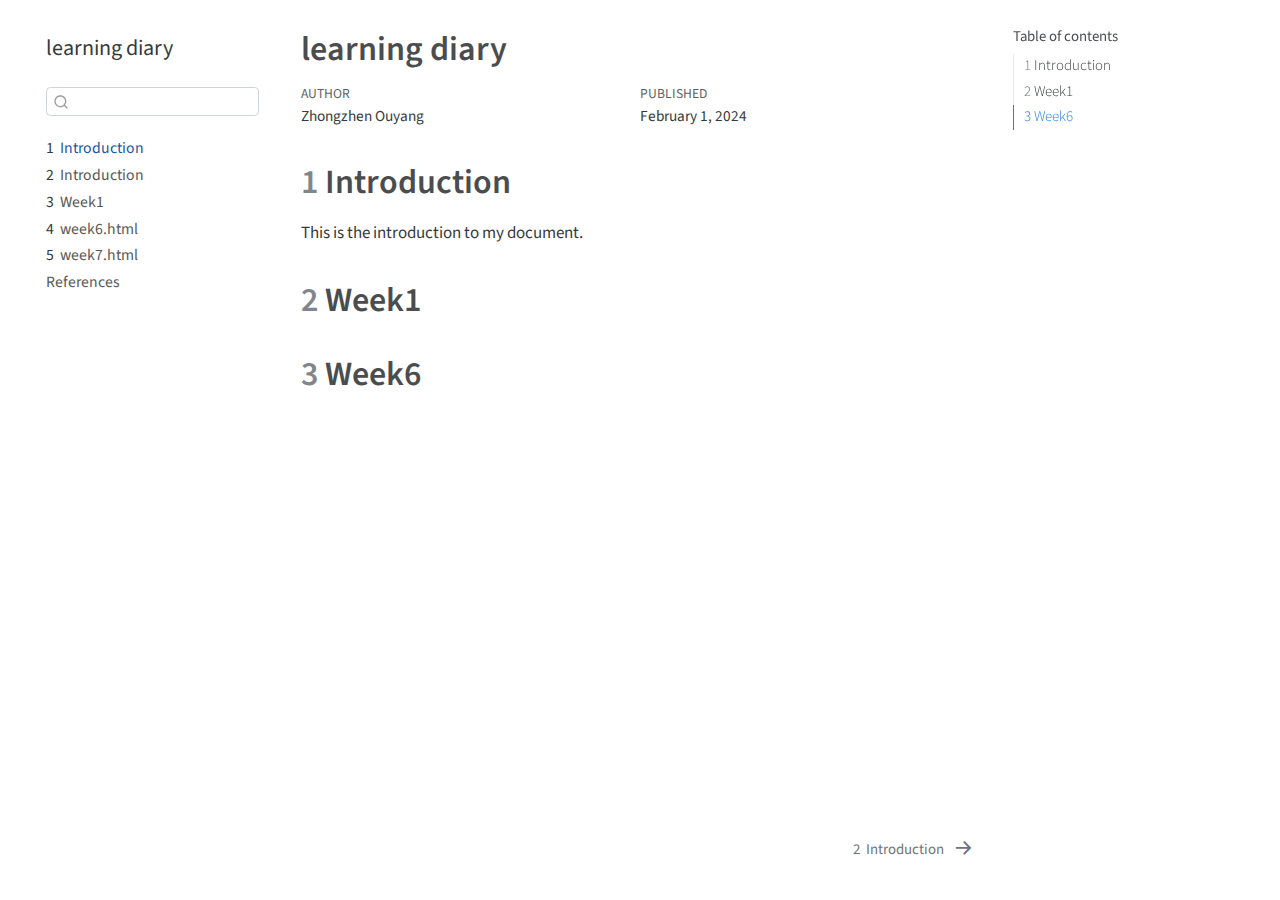
<file: docs/index.html>
<!DOCTYPE html>
<html xmlns="http://www.w3.org/1999/xhtml" lang="en" xml:lang="en"><head>

<meta charset="utf-8">
<meta name="generator" content="quarto-1.3.450">

<meta name="viewport" content="width=device-width, initial-scale=1.0, user-scalable=yes">

<meta name="author" content="Zhongzhen Ouyang">
<meta name="dcterms.date" content="2024-02-01">

<title>learning diary</title>
<style>
code{white-space: pre-wrap;}
span.smallcaps{font-variant: small-caps;}
div.columns{display: flex; gap: min(4vw, 1.5em);}
div.column{flex: auto; overflow-x: auto;}
div.hanging-indent{margin-left: 1.5em; text-indent: -1.5em;}
ul.task-list{list-style: none;}
ul.task-list li input[type="checkbox"] {
  width: 0.8em;
  margin: 0 0.8em 0.2em -1em; /* quarto-specific, see https://github.com/quarto-dev/quarto-cli/issues/4556 */ 
  vertical-align: middle;
}
</style>


<script src="site_libs/quarto-nav/quarto-nav.js"></script>
<script src="site_libs/quarto-nav/headroom.min.js"></script>
<script src="site_libs/clipboard/clipboard.min.js"></script>
<script src="site_libs/quarto-search/autocomplete.umd.js"></script>
<script src="site_libs/quarto-search/fuse.min.js"></script>
<script src="site_libs/quarto-search/quarto-search.js"></script>
<meta name="quarto:offset" content="./">
<link href="./intro.html" rel="next">
<script src="site_libs/quarto-html/quarto.js"></script>
<script src="site_libs/quarto-html/popper.min.js"></script>
<script src="site_libs/quarto-html/tippy.umd.min.js"></script>
<script src="site_libs/quarto-html/anchor.min.js"></script>
<link href="site_libs/quarto-html/tippy.css" rel="stylesheet">
<link href="site_libs/quarto-html/quarto-syntax-highlighting.css" rel="stylesheet" id="quarto-text-highlighting-styles">
<script src="site_libs/bootstrap/bootstrap.min.js"></script>
<link href="site_libs/bootstrap/bootstrap-icons.css" rel="stylesheet">
<link href="site_libs/bootstrap/bootstrap.min.css" rel="stylesheet" id="quarto-bootstrap" data-mode="light">
<script id="quarto-search-options" type="application/json">{
  "location": "sidebar",
  "copy-button": false,
  "collapse-after": 3,
  "panel-placement": "start",
  "type": "textbox",
  "limit": 20,
  "language": {
    "search-no-results-text": "No results",
    "search-matching-documents-text": "matching documents",
    "search-copy-link-title": "Copy link to search",
    "search-hide-matches-text": "Hide additional matches",
    "search-more-match-text": "more match in this document",
    "search-more-matches-text": "more matches in this document",
    "search-clear-button-title": "Clear",
    "search-detached-cancel-button-title": "Cancel",
    "search-submit-button-title": "Submit",
    "search-label": "Search"
  }
}</script>


</head>

<body class="nav-sidebar floating">

<div id="quarto-search-results"></div>
  <header id="quarto-header" class="headroom fixed-top">
  <nav class="quarto-secondary-nav">
    <div class="container-fluid d-flex">
      <button type="button" class="quarto-btn-toggle btn" data-bs-toggle="collapse" data-bs-target="#quarto-sidebar,#quarto-sidebar-glass" aria-controls="quarto-sidebar" aria-expanded="false" aria-label="Toggle sidebar navigation" onclick="if (window.quartoToggleHeadroom) { window.quartoToggleHeadroom(); }">
        <i class="bi bi-layout-text-sidebar-reverse"></i>
      </button>
      <nav class="quarto-page-breadcrumbs" aria-label="breadcrumb"><ol class="breadcrumb"><li class="breadcrumb-item"><a href="./index.html"><span class="chapter-number">1</span>&nbsp; <span class="chapter-title">Introduction</span></a></li></ol></nav>
      <a class="flex-grow-1" role="button" data-bs-toggle="collapse" data-bs-target="#quarto-sidebar,#quarto-sidebar-glass" aria-controls="quarto-sidebar" aria-expanded="false" aria-label="Toggle sidebar navigation" onclick="if (window.quartoToggleHeadroom) { window.quartoToggleHeadroom(); }">      
      </a>
      <button type="button" class="btn quarto-search-button" aria-label="" onclick="window.quartoOpenSearch();">
        <i class="bi bi-search"></i>
      </button>
    </div>
  </nav>
</header>
<!-- content -->
<div id="quarto-content" class="quarto-container page-columns page-rows-contents page-layout-article">
<!-- sidebar -->
  <nav id="quarto-sidebar" class="sidebar collapse collapse-horizontal sidebar-navigation floating overflow-auto">
    <div class="pt-lg-2 mt-2 text-left sidebar-header">
    <div class="sidebar-title mb-0 py-0">
      <a href="./">learning diary</a> 
    </div>
      </div>
        <div class="mt-2 flex-shrink-0 align-items-center">
        <div class="sidebar-search">
        <div id="quarto-search" class="" title="Search"></div>
        </div>
        </div>
    <div class="sidebar-menu-container"> 
    <ul class="list-unstyled mt-1">
        <li class="sidebar-item">
  <div class="sidebar-item-container"> 
  <a href="./index.html" class="sidebar-item-text sidebar-link active">
 <span class="menu-text"><span class="chapter-number">1</span>&nbsp; <span class="chapter-title">Introduction</span></span></a>
  </div>
</li>
        <li class="sidebar-item">
  <div class="sidebar-item-container"> 
  <a href="./intro.html" class="sidebar-item-text sidebar-link">
 <span class="menu-text"><span class="chapter-number">2</span>&nbsp; <span class="chapter-title">Introduction</span></span></a>
  </div>
</li>
        <li class="sidebar-item">
  <div class="sidebar-item-container"> 
  <a href="./week1.html" class="sidebar-item-text sidebar-link">
 <span class="menu-text"><span class="chapter-number">3</span>&nbsp; <span class="chapter-title">Week1</span></span></a>
  </div>
</li>
        <li class="sidebar-item">
  <div class="sidebar-item-container"> 
  <a href="./week6.html" class="sidebar-item-text sidebar-link">
 <span class="menu-text"><span class="chapter-number">4</span>&nbsp; <span class="chapter-title">week6.html</span></span></a>
  </div>
</li>
        <li class="sidebar-item">
  <div class="sidebar-item-container"> 
  <a href="./week7.html" class="sidebar-item-text sidebar-link">
 <span class="menu-text"><span class="chapter-number">5</span>&nbsp; <span class="chapter-title">week7.html</span></span></a>
  </div>
</li>
        <li class="sidebar-item">
  <div class="sidebar-item-container"> 
  <a href="./references.html" class="sidebar-item-text sidebar-link">
 <span class="menu-text">References</span></a>
  </div>
</li>
    </ul>
    </div>
</nav>
<div id="quarto-sidebar-glass" data-bs-toggle="collapse" data-bs-target="#quarto-sidebar,#quarto-sidebar-glass"></div>
<!-- margin-sidebar -->
    <div id="quarto-margin-sidebar" class="sidebar margin-sidebar">
        <nav id="TOC" role="doc-toc" class="toc-active">
    <h2 id="toc-title">Table of contents</h2>
   
  <ul>
  <li><a href="#introduction" id="toc-introduction" class="nav-link active" data-scroll-target="#introduction"><span class="header-section-number">1</span> Introduction</a></li>
  <li><a href="#week1" id="toc-week1" class="nav-link" data-scroll-target="#week1"><span class="header-section-number">2</span> Week1</a></li>
  <li><a href="#week6" id="toc-week6" class="nav-link" data-scroll-target="#week6"><span class="header-section-number">3</span> Week6</a></li>
  </ul>
</nav>
    </div>
<!-- main -->
<main class="content" id="quarto-document-content">

<header id="title-block-header" class="quarto-title-block default">
<div class="quarto-title">
<h1 class="title">learning diary</h1>
</div>



<div class="quarto-title-meta">

    <div>
    <div class="quarto-title-meta-heading">Author</div>
    <div class="quarto-title-meta-contents">
             <p>Zhongzhen Ouyang </p>
          </div>
  </div>
    
    <div>
    <div class="quarto-title-meta-heading">Published</div>
    <div class="quarto-title-meta-contents">
      <p class="date">February 1, 2024</p>
    </div>
  </div>
  
    
  </div>
  

</header>

<section id="introduction" class="level1" data-number="1">
<h1 data-number="1"><span class="header-section-number">1</span> Introduction</h1>
<p>This is the introduction to my document.</p>
</section>
<section id="week1" class="level1" data-number="2">
<h1 data-number="2"><span class="header-section-number">2</span> Week1</h1>
</section>
<section id="week6" class="level1" data-number="3">
<h1 data-number="3"><span class="header-section-number">3</span> Week6</h1>


</section>

</main> <!-- /main -->
<script id="quarto-html-after-body" type="application/javascript">
window.document.addEventListener("DOMContentLoaded", function (event) {
  const toggleBodyColorMode = (bsSheetEl) => {
    const mode = bsSheetEl.getAttribute("data-mode");
    const bodyEl = window.document.querySelector("body");
    if (mode === "dark") {
      bodyEl.classList.add("quarto-dark");
      bodyEl.classList.remove("quarto-light");
    } else {
      bodyEl.classList.add("quarto-light");
      bodyEl.classList.remove("quarto-dark");
    }
  }
  const toggleBodyColorPrimary = () => {
    const bsSheetEl = window.document.querySelector("link#quarto-bootstrap");
    if (bsSheetEl) {
      toggleBodyColorMode(bsSheetEl);
    }
  }
  toggleBodyColorPrimary();  
  const icon = "";
  const anchorJS = new window.AnchorJS();
  anchorJS.options = {
    placement: 'right',
    icon: icon
  };
  anchorJS.add('.anchored');
  const isCodeAnnotation = (el) => {
    for (const clz of el.classList) {
      if (clz.startsWith('code-annotation-')) {                     
        return true;
      }
    }
    return false;
  }
  const clipboard = new window.ClipboardJS('.code-copy-button', {
    text: function(trigger) {
      const codeEl = trigger.previousElementSibling.cloneNode(true);
      for (const childEl of codeEl.children) {
        if (isCodeAnnotation(childEl)) {
          childEl.remove();
        }
      }
      return codeEl.innerText;
    }
  });
  clipboard.on('success', function(e) {
    // button target
    const button = e.trigger;
    // don't keep focus
    button.blur();
    // flash "checked"
    button.classList.add('code-copy-button-checked');
    var currentTitle = button.getAttribute("title");
    button.setAttribute("title", "Copied!");
    let tooltip;
    if (window.bootstrap) {
      button.setAttribute("data-bs-toggle", "tooltip");
      button.setAttribute("data-bs-placement", "left");
      button.setAttribute("data-bs-title", "Copied!");
      tooltip = new bootstrap.Tooltip(button, 
        { trigger: "manual", 
          customClass: "code-copy-button-tooltip",
          offset: [0, -8]});
      tooltip.show();    
    }
    setTimeout(function() {
      if (tooltip) {
        tooltip.hide();
        button.removeAttribute("data-bs-title");
        button.removeAttribute("data-bs-toggle");
        button.removeAttribute("data-bs-placement");
      }
      button.setAttribute("title", currentTitle);
      button.classList.remove('code-copy-button-checked');
    }, 1000);
    // clear code selection
    e.clearSelection();
  });
  function tippyHover(el, contentFn) {
    const config = {
      allowHTML: true,
      content: contentFn,
      maxWidth: 500,
      delay: 100,
      arrow: false,
      appendTo: function(el) {
          return el.parentElement;
      },
      interactive: true,
      interactiveBorder: 10,
      theme: 'quarto',
      placement: 'bottom-start'
    };
    window.tippy(el, config); 
  }
  const noterefs = window.document.querySelectorAll('a[role="doc-noteref"]');
  for (var i=0; i<noterefs.length; i++) {
    const ref = noterefs[i];
    tippyHover(ref, function() {
      // use id or data attribute instead here
      let href = ref.getAttribute('data-footnote-href') || ref.getAttribute('href');
      try { href = new URL(href).hash; } catch {}
      const id = href.replace(/^#\/?/, "");
      const note = window.document.getElementById(id);
      return note.innerHTML;
    });
  }
      let selectedAnnoteEl;
      const selectorForAnnotation = ( cell, annotation) => {
        let cellAttr = 'data-code-cell="' + cell + '"';
        let lineAttr = 'data-code-annotation="' +  annotation + '"';
        const selector = 'span[' + cellAttr + '][' + lineAttr + ']';
        return selector;
      }
      const selectCodeLines = (annoteEl) => {
        const doc = window.document;
        const targetCell = annoteEl.getAttribute("data-target-cell");
        const targetAnnotation = annoteEl.getAttribute("data-target-annotation");
        const annoteSpan = window.document.querySelector(selectorForAnnotation(targetCell, targetAnnotation));
        const lines = annoteSpan.getAttribute("data-code-lines").split(",");
        const lineIds = lines.map((line) => {
          return targetCell + "-" + line;
        })
        let top = null;
        let height = null;
        let parent = null;
        if (lineIds.length > 0) {
            //compute the position of the single el (top and bottom and make a div)
            const el = window.document.getElementById(lineIds[0]);
            top = el.offsetTop;
            height = el.offsetHeight;
            parent = el.parentElement.parentElement;
          if (lineIds.length > 1) {
            const lastEl = window.document.getElementById(lineIds[lineIds.length - 1]);
            const bottom = lastEl.offsetTop + lastEl.offsetHeight;
            height = bottom - top;
          }
          if (top !== null && height !== null && parent !== null) {
            // cook up a div (if necessary) and position it 
            let div = window.document.getElementById("code-annotation-line-highlight");
            if (div === null) {
              div = window.document.createElement("div");
              div.setAttribute("id", "code-annotation-line-highlight");
              div.style.position = 'absolute';
              parent.appendChild(div);
            }
            div.style.top = top - 2 + "px";
            div.style.height = height + 4 + "px";
            let gutterDiv = window.document.getElementById("code-annotation-line-highlight-gutter");
            if (gutterDiv === null) {
              gutterDiv = window.document.createElement("div");
              gutterDiv.setAttribute("id", "code-annotation-line-highlight-gutter");
              gutterDiv.style.position = 'absolute';
              const codeCell = window.document.getElementById(targetCell);
              const gutter = codeCell.querySelector('.code-annotation-gutter');
              gutter.appendChild(gutterDiv);
            }
            gutterDiv.style.top = top - 2 + "px";
            gutterDiv.style.height = height + 4 + "px";
          }
          selectedAnnoteEl = annoteEl;
        }
      };
      const unselectCodeLines = () => {
        const elementsIds = ["code-annotation-line-highlight", "code-annotation-line-highlight-gutter"];
        elementsIds.forEach((elId) => {
          const div = window.document.getElementById(elId);
          if (div) {
            div.remove();
          }
        });
        selectedAnnoteEl = undefined;
      };
      // Attach click handler to the DT
      const annoteDls = window.document.querySelectorAll('dt[data-target-cell]');
      for (const annoteDlNode of annoteDls) {
        annoteDlNode.addEventListener('click', (event) => {
          const clickedEl = event.target;
          if (clickedEl !== selectedAnnoteEl) {
            unselectCodeLines();
            const activeEl = window.document.querySelector('dt[data-target-cell].code-annotation-active');
            if (activeEl) {
              activeEl.classList.remove('code-annotation-active');
            }
            selectCodeLines(clickedEl);
            clickedEl.classList.add('code-annotation-active');
          } else {
            // Unselect the line
            unselectCodeLines();
            clickedEl.classList.remove('code-annotation-active');
          }
        });
      }
  const findCites = (el) => {
    const parentEl = el.parentElement;
    if (parentEl) {
      const cites = parentEl.dataset.cites;
      if (cites) {
        return {
          el,
          cites: cites.split(' ')
        };
      } else {
        return findCites(el.parentElement)
      }
    } else {
      return undefined;
    }
  };
  var bibliorefs = window.document.querySelectorAll('a[role="doc-biblioref"]');
  for (var i=0; i<bibliorefs.length; i++) {
    const ref = bibliorefs[i];
    const citeInfo = findCites(ref);
    if (citeInfo) {
      tippyHover(citeInfo.el, function() {
        var popup = window.document.createElement('div');
        citeInfo.cites.forEach(function(cite) {
          var citeDiv = window.document.createElement('div');
          citeDiv.classList.add('hanging-indent');
          citeDiv.classList.add('csl-entry');
          var biblioDiv = window.document.getElementById('ref-' + cite);
          if (biblioDiv) {
            citeDiv.innerHTML = biblioDiv.innerHTML;
          }
          popup.appendChild(citeDiv);
        });
        return popup.innerHTML;
      });
    }
  }
});
</script>
<nav class="page-navigation">
  <div class="nav-page nav-page-previous">
  </div>
  <div class="nav-page nav-page-next">
      <a href="./intro.html" class="pagination-link">
        <span class="nav-page-text"><span class="chapter-number">2</span>&nbsp; <span class="chapter-title">Introduction</span></span> <i class="bi bi-arrow-right-short"></i>
      </a>
  </div>
</nav>
</div> <!-- /content -->



</body></html>
</file>
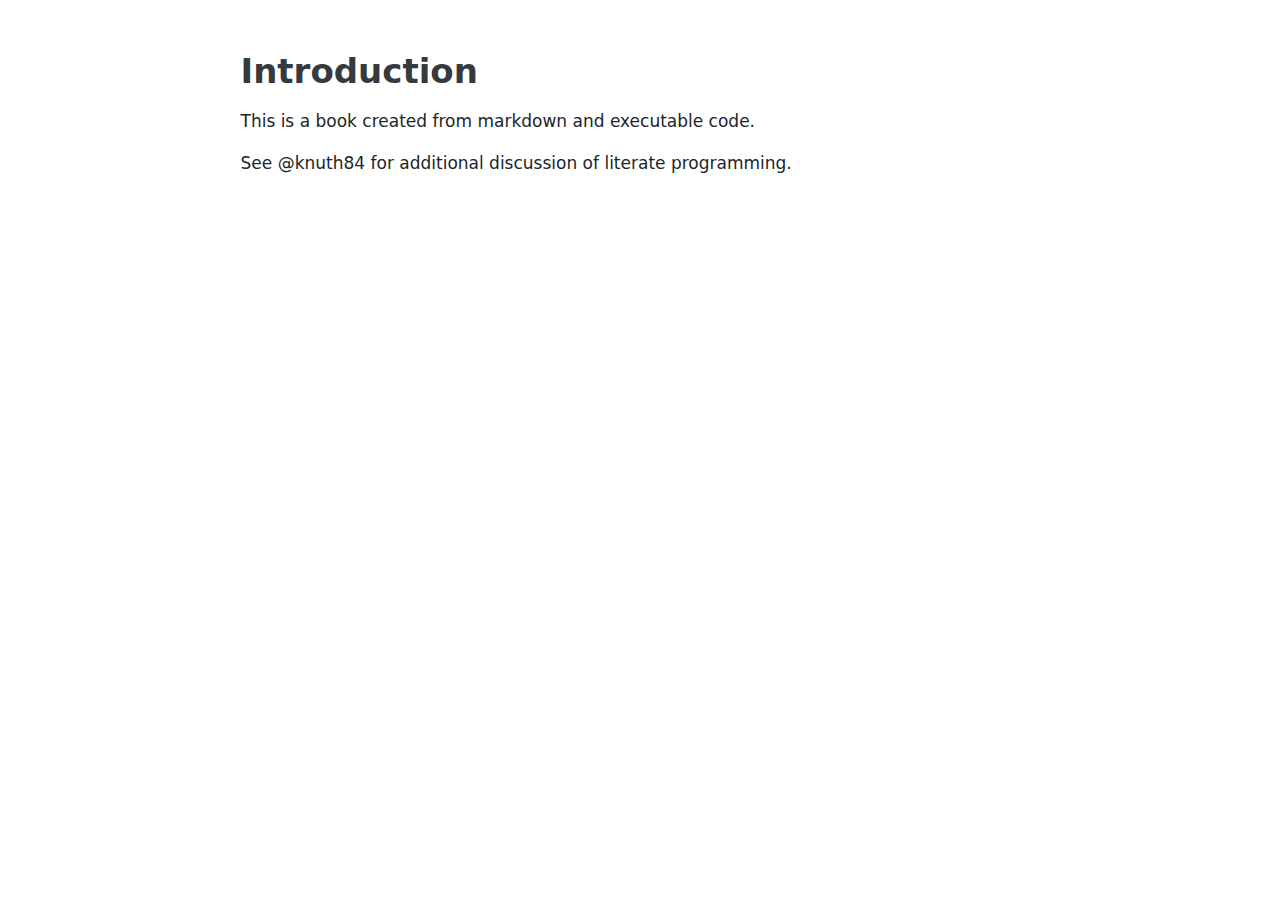
<file: intro.html>
<!DOCTYPE html>
<html xmlns="http://www.w3.org/1999/xhtml" lang="en" xml:lang="en"><head>

<meta charset="utf-8">
<meta name="generator" content="quarto-1.3.450">

<meta name="viewport" content="width=device-width, initial-scale=1.0, user-scalable=yes">


<title>intro</title>
<style>
code{white-space: pre-wrap;}
span.smallcaps{font-variant: small-caps;}
div.columns{display: flex; gap: min(4vw, 1.5em);}
div.column{flex: auto; overflow-x: auto;}
div.hanging-indent{margin-left: 1.5em; text-indent: -1.5em;}
ul.task-list{list-style: none;}
ul.task-list li input[type="checkbox"] {
  width: 0.8em;
  margin: 0 0.8em 0.2em -1em; /* quarto-specific, see https://github.com/quarto-dev/quarto-cli/issues/4556 */ 
  vertical-align: middle;
}
</style>


<script src="intro_files/libs/clipboard/clipboard.min.js"></script>
<script src="intro_files/libs/quarto-html/quarto.js"></script>
<script src="intro_files/libs/quarto-html/popper.min.js"></script>
<script src="intro_files/libs/quarto-html/tippy.umd.min.js"></script>
<script src="intro_files/libs/quarto-html/anchor.min.js"></script>
<link href="intro_files/libs/quarto-html/tippy.css" rel="stylesheet">
<link href="intro_files/libs/quarto-html/quarto-syntax-highlighting.css" rel="stylesheet" id="quarto-text-highlighting-styles">
<script src="intro_files/libs/bootstrap/bootstrap.min.js"></script>
<link href="intro_files/libs/bootstrap/bootstrap-icons.css" rel="stylesheet">
<link href="intro_files/libs/bootstrap/bootstrap.min.css" rel="stylesheet" id="quarto-bootstrap" data-mode="light">


</head>

<body class="fullcontent">

<div id="quarto-content" class="page-columns page-rows-contents page-layout-article">

<main class="content" id="quarto-document-content">



<section id="introduction" class="level1">
<h1>Introduction</h1>
<p>This is a book created from markdown and executable code.</p>
<p>See <span class="citation" data-cites="knuth84">@knuth84</span> for additional discussion of literate programming.</p>
</section>

</main>
<!-- /main column -->
<script id="quarto-html-after-body" type="application/javascript">
window.document.addEventListener("DOMContentLoaded", function (event) {
  const toggleBodyColorMode = (bsSheetEl) => {
    const mode = bsSheetEl.getAttribute("data-mode");
    const bodyEl = window.document.querySelector("body");
    if (mode === "dark") {
      bodyEl.classList.add("quarto-dark");
      bodyEl.classList.remove("quarto-light");
    } else {
      bodyEl.classList.add("quarto-light");
      bodyEl.classList.remove("quarto-dark");
    }
  }
  const toggleBodyColorPrimary = () => {
    const bsSheetEl = window.document.querySelector("link#quarto-bootstrap");
    if (bsSheetEl) {
      toggleBodyColorMode(bsSheetEl);
    }
  }
  toggleBodyColorPrimary();  
  const icon = "";
  const anchorJS = new window.AnchorJS();
  anchorJS.options = {
    placement: 'right',
    icon: icon
  };
  anchorJS.add('.anchored');
  const isCodeAnnotation = (el) => {
    for (const clz of el.classList) {
      if (clz.startsWith('code-annotation-')) {                     
        return true;
      }
    }
    return false;
  }
  const clipboard = new window.ClipboardJS('.code-copy-button', {
    text: function(trigger) {
      const codeEl = trigger.previousElementSibling.cloneNode(true);
      for (const childEl of codeEl.children) {
        if (isCodeAnnotation(childEl)) {
          childEl.remove();
        }
      }
      return codeEl.innerText;
    }
  });
  clipboard.on('success', function(e) {
    // button target
    const button = e.trigger;
    // don't keep focus
    button.blur();
    // flash "checked"
    button.classList.add('code-copy-button-checked');
    var currentTitle = button.getAttribute("title");
    button.setAttribute("title", "Copied!");
    let tooltip;
    if (window.bootstrap) {
      button.setAttribute("data-bs-toggle", "tooltip");
      button.setAttribute("data-bs-placement", "left");
      button.setAttribute("data-bs-title", "Copied!");
      tooltip = new bootstrap.Tooltip(button, 
        { trigger: "manual", 
          customClass: "code-copy-button-tooltip",
          offset: [0, -8]});
      tooltip.show();    
    }
    setTimeout(function() {
      if (tooltip) {
        tooltip.hide();
        button.removeAttribute("data-bs-title");
        button.removeAttribute("data-bs-toggle");
        button.removeAttribute("data-bs-placement");
      }
      button.setAttribute("title", currentTitle);
      button.classList.remove('code-copy-button-checked');
    }, 1000);
    // clear code selection
    e.clearSelection();
  });
  function tippyHover(el, contentFn) {
    const config = {
      allowHTML: true,
      content: contentFn,
      maxWidth: 500,
      delay: 100,
      arrow: false,
      appendTo: function(el) {
          return el.parentElement;
      },
      interactive: true,
      interactiveBorder: 10,
      theme: 'quarto',
      placement: 'bottom-start'
    };
    window.tippy(el, config); 
  }
  const noterefs = window.document.querySelectorAll('a[role="doc-noteref"]');
  for (var i=0; i<noterefs.length; i++) {
    const ref = noterefs[i];
    tippyHover(ref, function() {
      // use id or data attribute instead here
      let href = ref.getAttribute('data-footnote-href') || ref.getAttribute('href');
      try { href = new URL(href).hash; } catch {}
      const id = href.replace(/^#\/?/, "");
      const note = window.document.getElementById(id);
      return note.innerHTML;
    });
  }
      let selectedAnnoteEl;
      const selectorForAnnotation = ( cell, annotation) => {
        let cellAttr = 'data-code-cell="' + cell + '"';
        let lineAttr = 'data-code-annotation="' +  annotation + '"';
        const selector = 'span[' + cellAttr + '][' + lineAttr + ']';
        return selector;
      }
      const selectCodeLines = (annoteEl) => {
        const doc = window.document;
        const targetCell = annoteEl.getAttribute("data-target-cell");
        const targetAnnotation = annoteEl.getAttribute("data-target-annotation");
        const annoteSpan = window.document.querySelector(selectorForAnnotation(targetCell, targetAnnotation));
        const lines = annoteSpan.getAttribute("data-code-lines").split(",");
        const lineIds = lines.map((line) => {
          return targetCell + "-" + line;
        })
        let top = null;
        let height = null;
        let parent = null;
        if (lineIds.length > 0) {
            //compute the position of the single el (top and bottom and make a div)
            const el = window.document.getElementById(lineIds[0]);
            top = el.offsetTop;
            height = el.offsetHeight;
            parent = el.parentElement.parentElement;
          if (lineIds.length > 1) {
            const lastEl = window.document.getElementById(lineIds[lineIds.length - 1]);
            const bottom = lastEl.offsetTop + lastEl.offsetHeight;
            height = bottom - top;
          }
          if (top !== null && height !== null && parent !== null) {
            // cook up a div (if necessary) and position it 
            let div = window.document.getElementById("code-annotation-line-highlight");
            if (div === null) {
              div = window.document.createElement("div");
              div.setAttribute("id", "code-annotation-line-highlight");
              div.style.position = 'absolute';
              parent.appendChild(div);
            }
            div.style.top = top - 2 + "px";
            div.style.height = height + 4 + "px";
            let gutterDiv = window.document.getElementById("code-annotation-line-highlight-gutter");
            if (gutterDiv === null) {
              gutterDiv = window.document.createElement("div");
              gutterDiv.setAttribute("id", "code-annotation-line-highlight-gutter");
              gutterDiv.style.position = 'absolute';
              const codeCell = window.document.getElementById(targetCell);
              const gutter = codeCell.querySelector('.code-annotation-gutter');
              gutter.appendChild(gutterDiv);
            }
            gutterDiv.style.top = top - 2 + "px";
            gutterDiv.style.height = height + 4 + "px";
          }
          selectedAnnoteEl = annoteEl;
        }
      };
      const unselectCodeLines = () => {
        const elementsIds = ["code-annotation-line-highlight", "code-annotation-line-highlight-gutter"];
        elementsIds.forEach((elId) => {
          const div = window.document.getElementById(elId);
          if (div) {
            div.remove();
          }
        });
        selectedAnnoteEl = undefined;
      };
      // Attach click handler to the DT
      const annoteDls = window.document.querySelectorAll('dt[data-target-cell]');
      for (const annoteDlNode of annoteDls) {
        annoteDlNode.addEventListener('click', (event) => {
          const clickedEl = event.target;
          if (clickedEl !== selectedAnnoteEl) {
            unselectCodeLines();
            const activeEl = window.document.querySelector('dt[data-target-cell].code-annotation-active');
            if (activeEl) {
              activeEl.classList.remove('code-annotation-active');
            }
            selectCodeLines(clickedEl);
            clickedEl.classList.add('code-annotation-active');
          } else {
            // Unselect the line
            unselectCodeLines();
            clickedEl.classList.remove('code-annotation-active');
          }
        });
      }
  const findCites = (el) => {
    const parentEl = el.parentElement;
    if (parentEl) {
      const cites = parentEl.dataset.cites;
      if (cites) {
        return {
          el,
          cites: cites.split(' ')
        };
      } else {
        return findCites(el.parentElement)
      }
    } else {
      return undefined;
    }
  };
  var bibliorefs = window.document.querySelectorAll('a[role="doc-biblioref"]');
  for (var i=0; i<bibliorefs.length; i++) {
    const ref = bibliorefs[i];
    const citeInfo = findCites(ref);
    if (citeInfo) {
      tippyHover(citeInfo.el, function() {
        var popup = window.document.createElement('div');
        citeInfo.cites.forEach(function(cite) {
          var citeDiv = window.document.createElement('div');
          citeDiv.classList.add('hanging-indent');
          citeDiv.classList.add('csl-entry');
          var biblioDiv = window.document.getElementById('ref-' + cite);
          if (biblioDiv) {
            citeDiv.innerHTML = biblioDiv.innerHTML;
          }
          popup.appendChild(citeDiv);
        });
        return popup.innerHTML;
      });
    }
  }
});
</script>
</div> <!-- /content -->



</body></html>
</file>
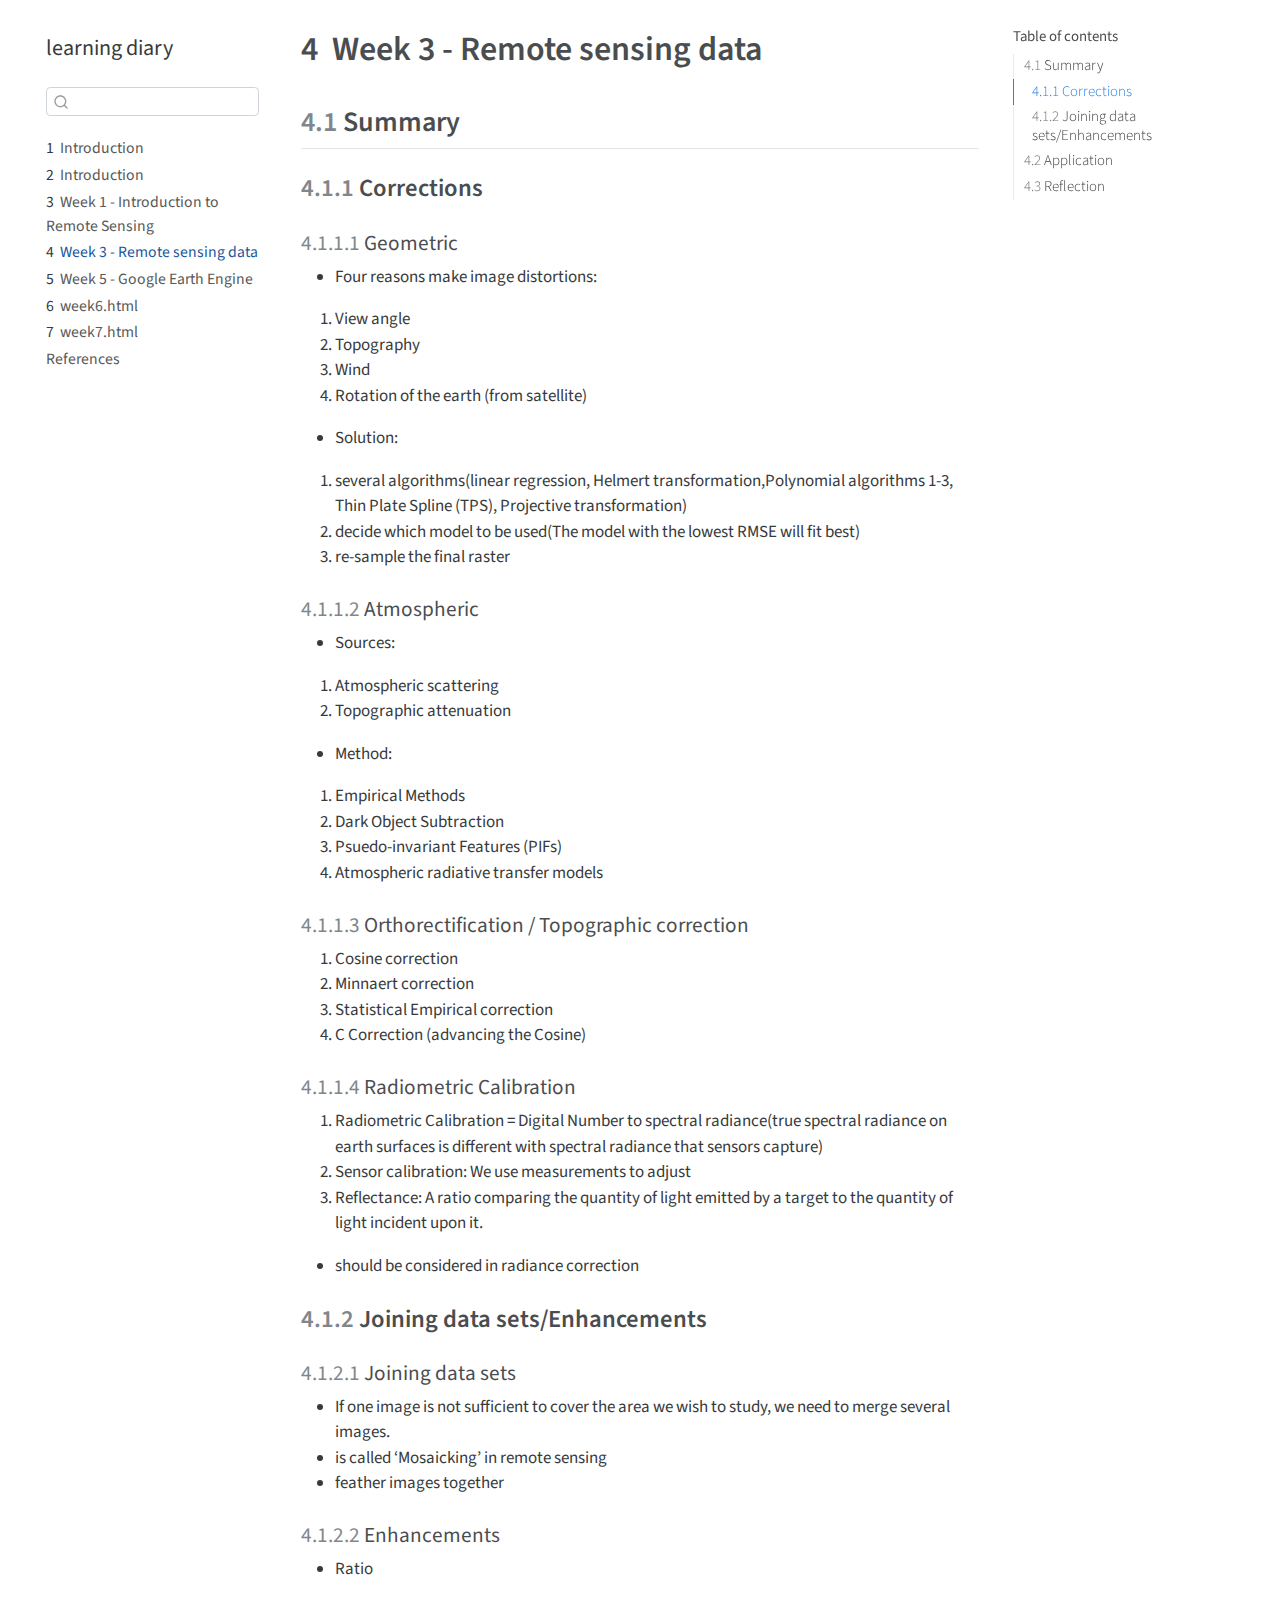
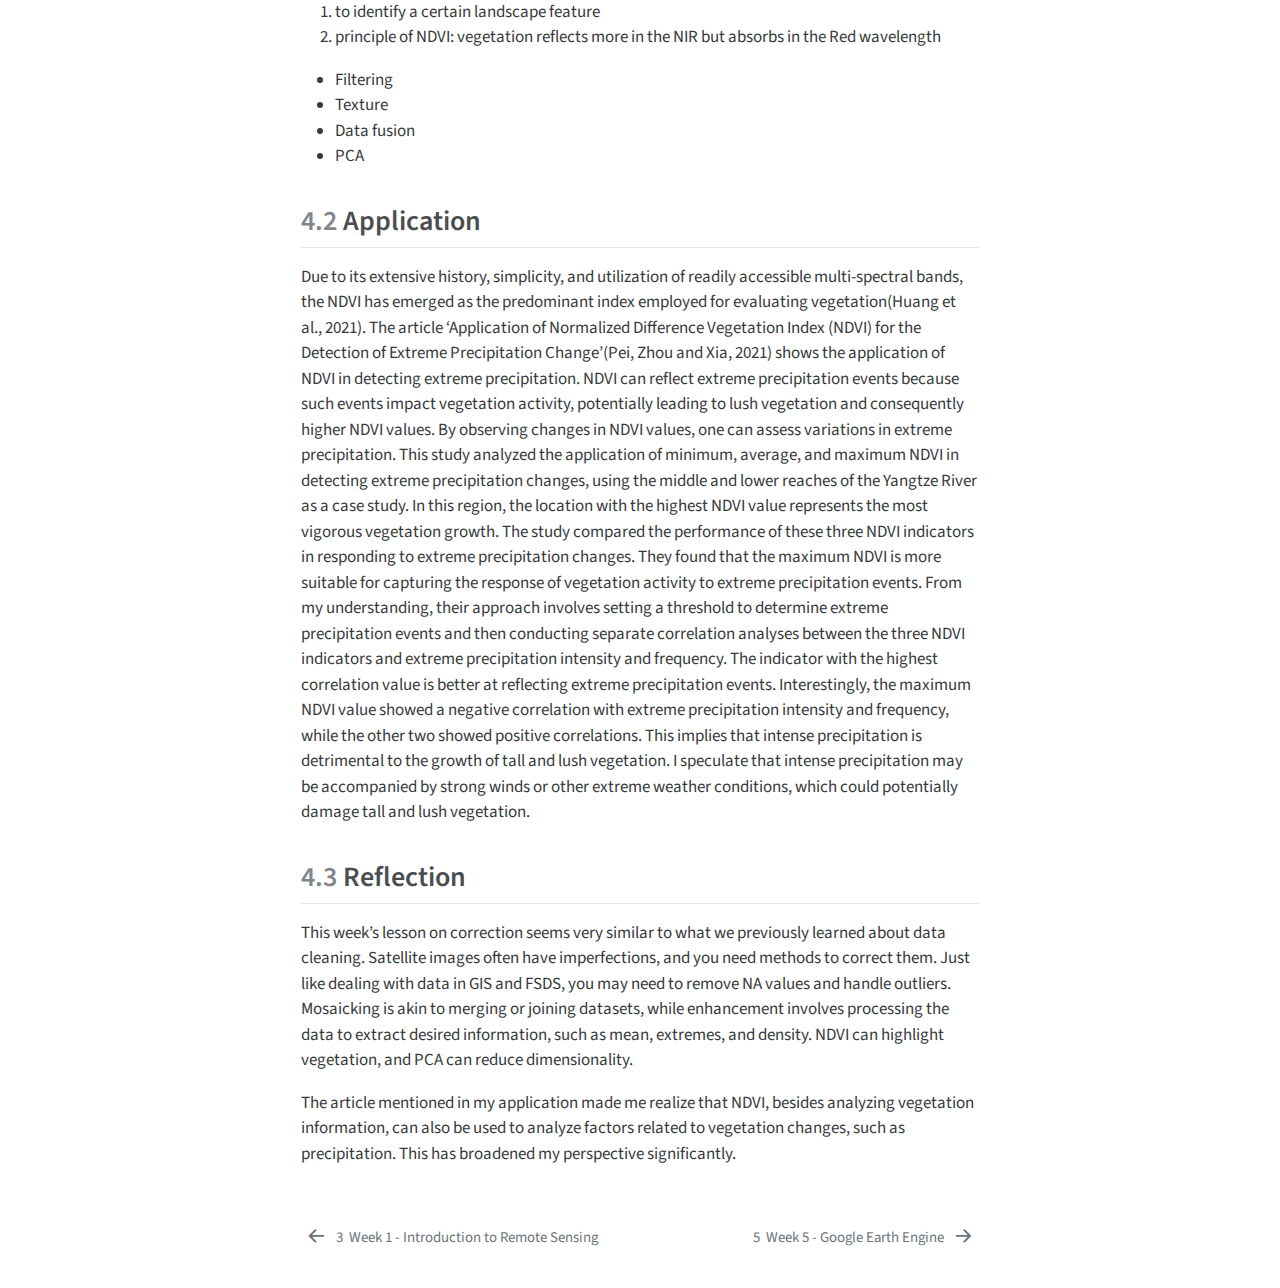
<file: docs/week3.html>
<!DOCTYPE html>
<html xmlns="http://www.w3.org/1999/xhtml" lang="en" xml:lang="en"><head>

<meta charset="utf-8">
<meta name="generator" content="quarto-1.3.450">

<meta name="viewport" content="width=device-width, initial-scale=1.0, user-scalable=yes">


<title>learning diary - 4&nbsp; Week 3 - Remote sensing data</title>
<style>
code{white-space: pre-wrap;}
span.smallcaps{font-variant: small-caps;}
div.columns{display: flex; gap: min(4vw, 1.5em);}
div.column{flex: auto; overflow-x: auto;}
div.hanging-indent{margin-left: 1.5em; text-indent: -1.5em;}
ul.task-list{list-style: none;}
ul.task-list li input[type="checkbox"] {
  width: 0.8em;
  margin: 0 0.8em 0.2em -1em; /* quarto-specific, see https://github.com/quarto-dev/quarto-cli/issues/4556 */ 
  vertical-align: middle;
}
</style>


<script src="site_libs/quarto-nav/quarto-nav.js"></script>
<script src="site_libs/quarto-nav/headroom.min.js"></script>
<script src="site_libs/clipboard/clipboard.min.js"></script>
<script src="site_libs/quarto-search/autocomplete.umd.js"></script>
<script src="site_libs/quarto-search/fuse.min.js"></script>
<script src="site_libs/quarto-search/quarto-search.js"></script>
<meta name="quarto:offset" content="./">
<link href="./week5.html" rel="next">
<link href="./week1.html" rel="prev">
<script src="site_libs/quarto-html/quarto.js"></script>
<script src="site_libs/quarto-html/popper.min.js"></script>
<script src="site_libs/quarto-html/tippy.umd.min.js"></script>
<script src="site_libs/quarto-html/anchor.min.js"></script>
<link href="site_libs/quarto-html/tippy.css" rel="stylesheet">
<link href="site_libs/quarto-html/quarto-syntax-highlighting.css" rel="stylesheet" id="quarto-text-highlighting-styles">
<script src="site_libs/bootstrap/bootstrap.min.js"></script>
<link href="site_libs/bootstrap/bootstrap-icons.css" rel="stylesheet">
<link href="site_libs/bootstrap/bootstrap.min.css" rel="stylesheet" id="quarto-bootstrap" data-mode="light">
<script id="quarto-search-options" type="application/json">{
  "location": "sidebar",
  "copy-button": false,
  "collapse-after": 3,
  "panel-placement": "start",
  "type": "textbox",
  "limit": 20,
  "language": {
    "search-no-results-text": "No results",
    "search-matching-documents-text": "matching documents",
    "search-copy-link-title": "Copy link to search",
    "search-hide-matches-text": "Hide additional matches",
    "search-more-match-text": "more match in this document",
    "search-more-matches-text": "more matches in this document",
    "search-clear-button-title": "Clear",
    "search-detached-cancel-button-title": "Cancel",
    "search-submit-button-title": "Submit",
    "search-label": "Search"
  }
}</script>


</head>

<body class="nav-sidebar floating">

<div id="quarto-search-results"></div>
  <header id="quarto-header" class="headroom fixed-top">
  <nav class="quarto-secondary-nav">
    <div class="container-fluid d-flex">
      <button type="button" class="quarto-btn-toggle btn" data-bs-toggle="collapse" data-bs-target="#quarto-sidebar,#quarto-sidebar-glass" aria-controls="quarto-sidebar" aria-expanded="false" aria-label="Toggle sidebar navigation" onclick="if (window.quartoToggleHeadroom) { window.quartoToggleHeadroom(); }">
        <i class="bi bi-layout-text-sidebar-reverse"></i>
      </button>
      <nav class="quarto-page-breadcrumbs" aria-label="breadcrumb"><ol class="breadcrumb"><li class="breadcrumb-item"><a href="./week3.html"><span class="chapter-number">4</span>&nbsp; <span class="chapter-title">Week 3 - Remote sensing data</span></a></li></ol></nav>
      <a class="flex-grow-1" role="button" data-bs-toggle="collapse" data-bs-target="#quarto-sidebar,#quarto-sidebar-glass" aria-controls="quarto-sidebar" aria-expanded="false" aria-label="Toggle sidebar navigation" onclick="if (window.quartoToggleHeadroom) { window.quartoToggleHeadroom(); }">      
      </a>
      <button type="button" class="btn quarto-search-button" aria-label="" onclick="window.quartoOpenSearch();">
        <i class="bi bi-search"></i>
      </button>
    </div>
  </nav>
</header>
<!-- content -->
<div id="quarto-content" class="quarto-container page-columns page-rows-contents page-layout-article">
<!-- sidebar -->
  <nav id="quarto-sidebar" class="sidebar collapse collapse-horizontal sidebar-navigation floating overflow-auto">
    <div class="pt-lg-2 mt-2 text-left sidebar-header">
    <div class="sidebar-title mb-0 py-0">
      <a href="./">learning diary</a> 
    </div>
      </div>
        <div class="mt-2 flex-shrink-0 align-items-center">
        <div class="sidebar-search">
        <div id="quarto-search" class="" title="Search"></div>
        </div>
        </div>
    <div class="sidebar-menu-container"> 
    <ul class="list-unstyled mt-1">
        <li class="sidebar-item">
  <div class="sidebar-item-container"> 
  <a href="./index.html" class="sidebar-item-text sidebar-link">
 <span class="menu-text"><span class="chapter-number">1</span>&nbsp; <span class="chapter-title">Introduction</span></span></a>
  </div>
</li>
        <li class="sidebar-item">
  <div class="sidebar-item-container"> 
  <a href="./intro.html" class="sidebar-item-text sidebar-link">
 <span class="menu-text"><span class="chapter-number">2</span>&nbsp; <span class="chapter-title">Introduction</span></span></a>
  </div>
</li>
        <li class="sidebar-item">
  <div class="sidebar-item-container"> 
  <a href="./week1.html" class="sidebar-item-text sidebar-link">
 <span class="menu-text"><span class="chapter-number">3</span>&nbsp; <span class="chapter-title">Week 1 - Introduction to Remote Sensing</span></span></a>
  </div>
</li>
        <li class="sidebar-item">
  <div class="sidebar-item-container"> 
  <a href="./week3.html" class="sidebar-item-text sidebar-link active">
 <span class="menu-text"><span class="chapter-number">4</span>&nbsp; <span class="chapter-title">Week 3 - Remote sensing data</span></span></a>
  </div>
</li>
        <li class="sidebar-item">
  <div class="sidebar-item-container"> 
  <a href="./week5.html" class="sidebar-item-text sidebar-link">
 <span class="menu-text"><span class="chapter-number">5</span>&nbsp; <span class="chapter-title">Week 5 - Google Earth Engine</span></span></a>
  </div>
</li>
        <li class="sidebar-item">
  <div class="sidebar-item-container"> 
  <a href="./week6.html" class="sidebar-item-text sidebar-link">
 <span class="menu-text"><span class="chapter-number">6</span>&nbsp; <span class="chapter-title">week6.html</span></span></a>
  </div>
</li>
        <li class="sidebar-item">
  <div class="sidebar-item-container"> 
  <a href="./week7.html" class="sidebar-item-text sidebar-link">
 <span class="menu-text"><span class="chapter-number">7</span>&nbsp; <span class="chapter-title">week7.html</span></span></a>
  </div>
</li>
        <li class="sidebar-item">
  <div class="sidebar-item-container"> 
  <a href="./references.html" class="sidebar-item-text sidebar-link">
 <span class="menu-text">References</span></a>
  </div>
</li>
    </ul>
    </div>
</nav>
<div id="quarto-sidebar-glass" data-bs-toggle="collapse" data-bs-target="#quarto-sidebar,#quarto-sidebar-glass"></div>
<!-- margin-sidebar -->
    <div id="quarto-margin-sidebar" class="sidebar margin-sidebar">
        <nav id="TOC" role="doc-toc" class="toc-active">
    <h2 id="toc-title">Table of contents</h2>
   
  <ul>
  <li><a href="#summary" id="toc-summary" class="nav-link active" data-scroll-target="#summary"><span class="header-section-number">4.1</span> Summary</a>
  <ul class="collapse">
  <li><a href="#corrections" id="toc-corrections" class="nav-link" data-scroll-target="#corrections"><span class="header-section-number">4.1.1</span> Corrections</a></li>
  <li><a href="#joining-data-setsenhancements" id="toc-joining-data-setsenhancements" class="nav-link" data-scroll-target="#joining-data-setsenhancements"><span class="header-section-number">4.1.2</span> Joining data sets/Enhancements</a></li>
  </ul></li>
  <li><a href="#application" id="toc-application" class="nav-link" data-scroll-target="#application"><span class="header-section-number">4.2</span> Application</a></li>
  <li><a href="#reflection" id="toc-reflection" class="nav-link" data-scroll-target="#reflection"><span class="header-section-number">4.3</span> Reflection</a></li>
  </ul>
</nav>
    </div>
<!-- main -->
<main class="content" id="quarto-document-content">

<header id="title-block-header" class="quarto-title-block default">
<div class="quarto-title">
<h1 class="title"><span class="chapter-number">4</span>&nbsp; <span class="chapter-title">Week 3 - Remote sensing data</span></h1>
</div>



<div class="quarto-title-meta">

    
  
    
  </div>
  

</header>

<section id="summary" class="level2" data-number="4.1">
<h2 data-number="4.1" class="anchored" data-anchor-id="summary"><span class="header-section-number">4.1</span> Summary</h2>
<section id="corrections" class="level3" data-number="4.1.1">
<h3 data-number="4.1.1" class="anchored" data-anchor-id="corrections"><span class="header-section-number">4.1.1</span> Corrections</h3>
<section id="geometric" class="level4" data-number="4.1.1.1">
<h4 data-number="4.1.1.1" class="anchored" data-anchor-id="geometric"><span class="header-section-number">4.1.1.1</span> Geometric</h4>
<ul>
<li>Four reasons make image distortions:</li>
</ul>
<ol type="1">
<li>View angle</li>
<li>Topography</li>
<li>Wind</li>
<li>Rotation of the earth (from satellite)</li>
</ol>
<ul>
<li>Solution:</li>
</ul>
<ol type="1">
<li>several algorithms(linear regression, Helmert transformation,Polynomial algorithms 1-3, Thin Plate Spline (TPS), Projective transformation)</li>
<li>decide which model to be used(The model with the lowest RMSE will fit best)</li>
<li>re-sample the final raster</li>
</ol>
</section>
<section id="atmospheric" class="level4" data-number="4.1.1.2">
<h4 data-number="4.1.1.2" class="anchored" data-anchor-id="atmospheric"><span class="header-section-number">4.1.1.2</span> Atmospheric</h4>
<ul>
<li>Sources:</li>
</ul>
<ol type="1">
<li>Atmospheric scattering</li>
<li>Topographic attenuation</li>
</ol>
<ul>
<li>Method:</li>
</ul>
<ol type="1">
<li>Empirical Methods</li>
<li>Dark Object Subtraction</li>
<li>Psuedo-invariant Features (PIFs)</li>
<li>Atmospheric radiative transfer models</li>
</ol>
</section>
<section id="orthorectification-topographic-correction" class="level4" data-number="4.1.1.3">
<h4 data-number="4.1.1.3" class="anchored" data-anchor-id="orthorectification-topographic-correction"><span class="header-section-number">4.1.1.3</span> Orthorectification / Topographic correction</h4>
<ol type="1">
<li>Cosine correction</li>
<li>Minnaert correction</li>
<li>Statistical Empirical correction</li>
<li>C Correction (advancing the Cosine)</li>
</ol>
</section>
<section id="radiometric-calibration" class="level4" data-number="4.1.1.4">
<h4 data-number="4.1.1.4" class="anchored" data-anchor-id="radiometric-calibration"><span class="header-section-number">4.1.1.4</span> Radiometric Calibration</h4>
<ol type="1">
<li>Radiometric Calibration = Digital Number to spectral radiance(true spectral radiance on earth surfaces is different with spectral radiance that sensors capture)</li>
<li>Sensor calibration: We use measurements to adjust</li>
<li>Reflectance: A ratio comparing the quantity of light emitted by a target to the quantity of light incident upon it.</li>
</ol>
<ul>
<li>should be considered in radiance correction</li>
</ul>
</section>
</section>
<section id="joining-data-setsenhancements" class="level3" data-number="4.1.2">
<h3 data-number="4.1.2" class="anchored" data-anchor-id="joining-data-setsenhancements"><span class="header-section-number">4.1.2</span> Joining data sets/Enhancements</h3>
<section id="joining-data-sets" class="level4" data-number="4.1.2.1">
<h4 data-number="4.1.2.1" class="anchored" data-anchor-id="joining-data-sets"><span class="header-section-number">4.1.2.1</span> Joining data sets</h4>
<ul>
<li>If one image is not sufficient to cover the area we wish to study, we need to merge several images.</li>
<li>is called ‘Mosaicking’ in remote sensing</li>
<li>feather images together</li>
</ul>
</section>
<section id="enhancements" class="level4" data-number="4.1.2.2">
<h4 data-number="4.1.2.2" class="anchored" data-anchor-id="enhancements"><span class="header-section-number">4.1.2.2</span> Enhancements</h4>
<ul>
<li>Ratio</li>
</ul>
<ol type="1">
<li>to identify a certain landscape feature</li>
<li>principle of NDVI: vegetation reflects more in the NIR but absorbs in the Red wavelength</li>
</ol>
<ul>
<li>Filtering</li>
<li>Texture</li>
<li>Data fusion</li>
<li>PCA</li>
</ul>
</section>
</section>
</section>
<section id="application" class="level2" data-number="4.2">
<h2 data-number="4.2" class="anchored" data-anchor-id="application"><span class="header-section-number">4.2</span> Application</h2>
<p>Due to its extensive history, simplicity, and utilization of readily accessible multi-spectral bands, the NDVI has emerged as the predominant index employed for evaluating vegetation(Huang et al., 2021). The article ‘Application of Normalized Difference Vegetation Index (NDVI) for the Detection of Extreme Precipitation Change’(Pei, Zhou and Xia, 2021) shows the application of NDVI in detecting extreme precipitation. NDVI can reflect extreme precipitation events because such events impact vegetation activity, potentially leading to lush vegetation and consequently higher NDVI values. By observing changes in NDVI values, one can assess variations in extreme precipitation. This study analyzed the application of minimum, average, and maximum NDVI in detecting extreme precipitation changes, using the middle and lower reaches of the Yangtze River as a case study. In this region, the location with the highest NDVI value represents the most vigorous vegetation growth. The study compared the performance of these three NDVI indicators in responding to extreme precipitation changes. They found that the maximum NDVI is more suitable for capturing the response of vegetation activity to extreme precipitation events. From my understanding, their approach involves setting a threshold to determine extreme precipitation events and then conducting separate correlation analyses between the three NDVI indicators and extreme precipitation intensity and frequency. The indicator with the highest correlation value is better at reflecting extreme precipitation events. Interestingly, the maximum NDVI value showed a negative correlation with extreme precipitation intensity and frequency, while the other two showed positive correlations. This implies that intense precipitation is detrimental to the growth of tall and lush vegetation. I speculate that intense precipitation may be accompanied by strong winds or other extreme weather conditions, which could potentially damage tall and lush vegetation.</p>
</section>
<section id="reflection" class="level2" data-number="4.3">
<h2 data-number="4.3" class="anchored" data-anchor-id="reflection"><span class="header-section-number">4.3</span> Reflection</h2>
<p>This week’s lesson on correction seems very similar to what we previously learned about data cleaning. Satellite images often have imperfections, and you need methods to correct them. Just like dealing with data in GIS and FSDS, you may need to remove NA values and handle outliers. Mosaicking is akin to merging or joining datasets, while enhancement involves processing the data to extract desired information, such as mean, extremes, and density. NDVI can highlight vegetation, and PCA can reduce dimensionality.</p>
<p>The article mentioned in my application made me realize that NDVI, besides analyzing vegetation information, can also be used to analyze factors related to vegetation changes, such as precipitation. This has broadened my perspective significantly.</p>


</section>

</main> <!-- /main -->
<script id="quarto-html-after-body" type="application/javascript">
window.document.addEventListener("DOMContentLoaded", function (event) {
  const toggleBodyColorMode = (bsSheetEl) => {
    const mode = bsSheetEl.getAttribute("data-mode");
    const bodyEl = window.document.querySelector("body");
    if (mode === "dark") {
      bodyEl.classList.add("quarto-dark");
      bodyEl.classList.remove("quarto-light");
    } else {
      bodyEl.classList.add("quarto-light");
      bodyEl.classList.remove("quarto-dark");
    }
  }
  const toggleBodyColorPrimary = () => {
    const bsSheetEl = window.document.querySelector("link#quarto-bootstrap");
    if (bsSheetEl) {
      toggleBodyColorMode(bsSheetEl);
    }
  }
  toggleBodyColorPrimary();  
  const icon = "";
  const anchorJS = new window.AnchorJS();
  anchorJS.options = {
    placement: 'right',
    icon: icon
  };
  anchorJS.add('.anchored');
  const isCodeAnnotation = (el) => {
    for (const clz of el.classList) {
      if (clz.startsWith('code-annotation-')) {                     
        return true;
      }
    }
    return false;
  }
  const clipboard = new window.ClipboardJS('.code-copy-button', {
    text: function(trigger) {
      const codeEl = trigger.previousElementSibling.cloneNode(true);
      for (const childEl of codeEl.children) {
        if (isCodeAnnotation(childEl)) {
          childEl.remove();
        }
      }
      return codeEl.innerText;
    }
  });
  clipboard.on('success', function(e) {
    // button target
    const button = e.trigger;
    // don't keep focus
    button.blur();
    // flash "checked"
    button.classList.add('code-copy-button-checked');
    var currentTitle = button.getAttribute("title");
    button.setAttribute("title", "Copied!");
    let tooltip;
    if (window.bootstrap) {
      button.setAttribute("data-bs-toggle", "tooltip");
      button.setAttribute("data-bs-placement", "left");
      button.setAttribute("data-bs-title", "Copied!");
      tooltip = new bootstrap.Tooltip(button, 
        { trigger: "manual", 
          customClass: "code-copy-button-tooltip",
          offset: [0, -8]});
      tooltip.show();    
    }
    setTimeout(function() {
      if (tooltip) {
        tooltip.hide();
        button.removeAttribute("data-bs-title");
        button.removeAttribute("data-bs-toggle");
        button.removeAttribute("data-bs-placement");
      }
      button.setAttribute("title", currentTitle);
      button.classList.remove('code-copy-button-checked');
    }, 1000);
    // clear code selection
    e.clearSelection();
  });
  function tippyHover(el, contentFn) {
    const config = {
      allowHTML: true,
      content: contentFn,
      maxWidth: 500,
      delay: 100,
      arrow: false,
      appendTo: function(el) {
          return el.parentElement;
      },
      interactive: true,
      interactiveBorder: 10,
      theme: 'quarto',
      placement: 'bottom-start'
    };
    window.tippy(el, config); 
  }
  const noterefs = window.document.querySelectorAll('a[role="doc-noteref"]');
  for (var i=0; i<noterefs.length; i++) {
    const ref = noterefs[i];
    tippyHover(ref, function() {
      // use id or data attribute instead here
      let href = ref.getAttribute('data-footnote-href') || ref.getAttribute('href');
      try { href = new URL(href).hash; } catch {}
      const id = href.replace(/^#\/?/, "");
      const note = window.document.getElementById(id);
      return note.innerHTML;
    });
  }
      let selectedAnnoteEl;
      const selectorForAnnotation = ( cell, annotation) => {
        let cellAttr = 'data-code-cell="' + cell + '"';
        let lineAttr = 'data-code-annotation="' +  annotation + '"';
        const selector = 'span[' + cellAttr + '][' + lineAttr + ']';
        return selector;
      }
      const selectCodeLines = (annoteEl) => {
        const doc = window.document;
        const targetCell = annoteEl.getAttribute("data-target-cell");
        const targetAnnotation = annoteEl.getAttribute("data-target-annotation");
        const annoteSpan = window.document.querySelector(selectorForAnnotation(targetCell, targetAnnotation));
        const lines = annoteSpan.getAttribute("data-code-lines").split(",");
        const lineIds = lines.map((line) => {
          return targetCell + "-" + line;
        })
        let top = null;
        let height = null;
        let parent = null;
        if (lineIds.length > 0) {
            //compute the position of the single el (top and bottom and make a div)
            const el = window.document.getElementById(lineIds[0]);
            top = el.offsetTop;
            height = el.offsetHeight;
            parent = el.parentElement.parentElement;
          if (lineIds.length > 1) {
            const lastEl = window.document.getElementById(lineIds[lineIds.length - 1]);
            const bottom = lastEl.offsetTop + lastEl.offsetHeight;
            height = bottom - top;
          }
          if (top !== null && height !== null && parent !== null) {
            // cook up a div (if necessary) and position it 
            let div = window.document.getElementById("code-annotation-line-highlight");
            if (div === null) {
              div = window.document.createElement("div");
              div.setAttribute("id", "code-annotation-line-highlight");
              div.style.position = 'absolute';
              parent.appendChild(div);
            }
            div.style.top = top - 2 + "px";
            div.style.height = height + 4 + "px";
            let gutterDiv = window.document.getElementById("code-annotation-line-highlight-gutter");
            if (gutterDiv === null) {
              gutterDiv = window.document.createElement("div");
              gutterDiv.setAttribute("id", "code-annotation-line-highlight-gutter");
              gutterDiv.style.position = 'absolute';
              const codeCell = window.document.getElementById(targetCell);
              const gutter = codeCell.querySelector('.code-annotation-gutter');
              gutter.appendChild(gutterDiv);
            }
            gutterDiv.style.top = top - 2 + "px";
            gutterDiv.style.height = height + 4 + "px";
          }
          selectedAnnoteEl = annoteEl;
        }
      };
      const unselectCodeLines = () => {
        const elementsIds = ["code-annotation-line-highlight", "code-annotation-line-highlight-gutter"];
        elementsIds.forEach((elId) => {
          const div = window.document.getElementById(elId);
          if (div) {
            div.remove();
          }
        });
        selectedAnnoteEl = undefined;
      };
      // Attach click handler to the DT
      const annoteDls = window.document.querySelectorAll('dt[data-target-cell]');
      for (const annoteDlNode of annoteDls) {
        annoteDlNode.addEventListener('click', (event) => {
          const clickedEl = event.target;
          if (clickedEl !== selectedAnnoteEl) {
            unselectCodeLines();
            const activeEl = window.document.querySelector('dt[data-target-cell].code-annotation-active');
            if (activeEl) {
              activeEl.classList.remove('code-annotation-active');
            }
            selectCodeLines(clickedEl);
            clickedEl.classList.add('code-annotation-active');
          } else {
            // Unselect the line
            unselectCodeLines();
            clickedEl.classList.remove('code-annotation-active');
          }
        });
      }
  const findCites = (el) => {
    const parentEl = el.parentElement;
    if (parentEl) {
      const cites = parentEl.dataset.cites;
      if (cites) {
        return {
          el,
          cites: cites.split(' ')
        };
      } else {
        return findCites(el.parentElement)
      }
    } else {
      return undefined;
    }
  };
  var bibliorefs = window.document.querySelectorAll('a[role="doc-biblioref"]');
  for (var i=0; i<bibliorefs.length; i++) {
    const ref = bibliorefs[i];
    const citeInfo = findCites(ref);
    if (citeInfo) {
      tippyHover(citeInfo.el, function() {
        var popup = window.document.createElement('div');
        citeInfo.cites.forEach(function(cite) {
          var citeDiv = window.document.createElement('div');
          citeDiv.classList.add('hanging-indent');
          citeDiv.classList.add('csl-entry');
          var biblioDiv = window.document.getElementById('ref-' + cite);
          if (biblioDiv) {
            citeDiv.innerHTML = biblioDiv.innerHTML;
          }
          popup.appendChild(citeDiv);
        });
        return popup.innerHTML;
      });
    }
  }
});
</script>
<nav class="page-navigation">
  <div class="nav-page nav-page-previous">
      <a href="./week1.html" class="pagination-link">
        <i class="bi bi-arrow-left-short"></i> <span class="nav-page-text"><span class="chapter-number">3</span>&nbsp; <span class="chapter-title">Week 1 - Introduction to Remote Sensing</span></span>
      </a>          
  </div>
  <div class="nav-page nav-page-next">
      <a href="./week5.html" class="pagination-link">
        <span class="nav-page-text"><span class="chapter-number">5</span>&nbsp; <span class="chapter-title">Week 5 - Google Earth Engine</span></span> <i class="bi bi-arrow-right-short"></i>
      </a>
  </div>
</nav>
</div> <!-- /content -->



</body></html>
</file>
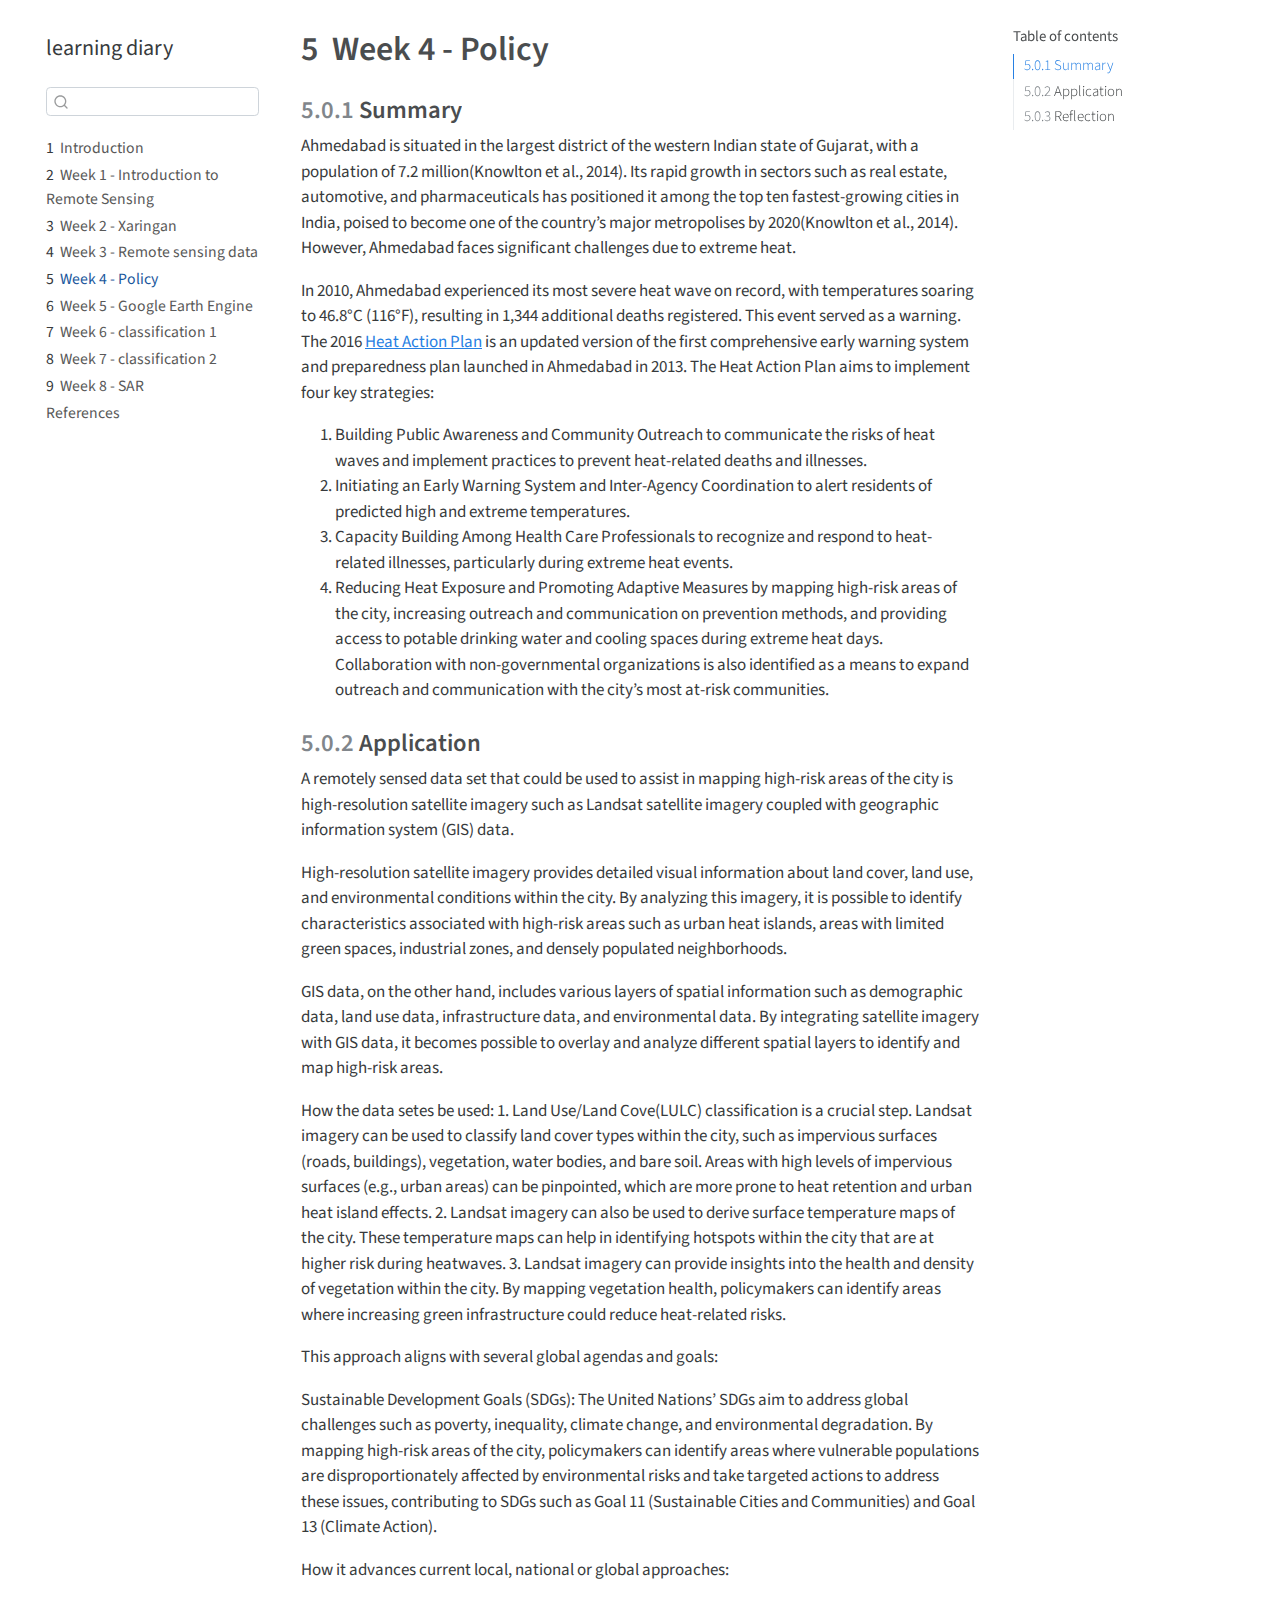
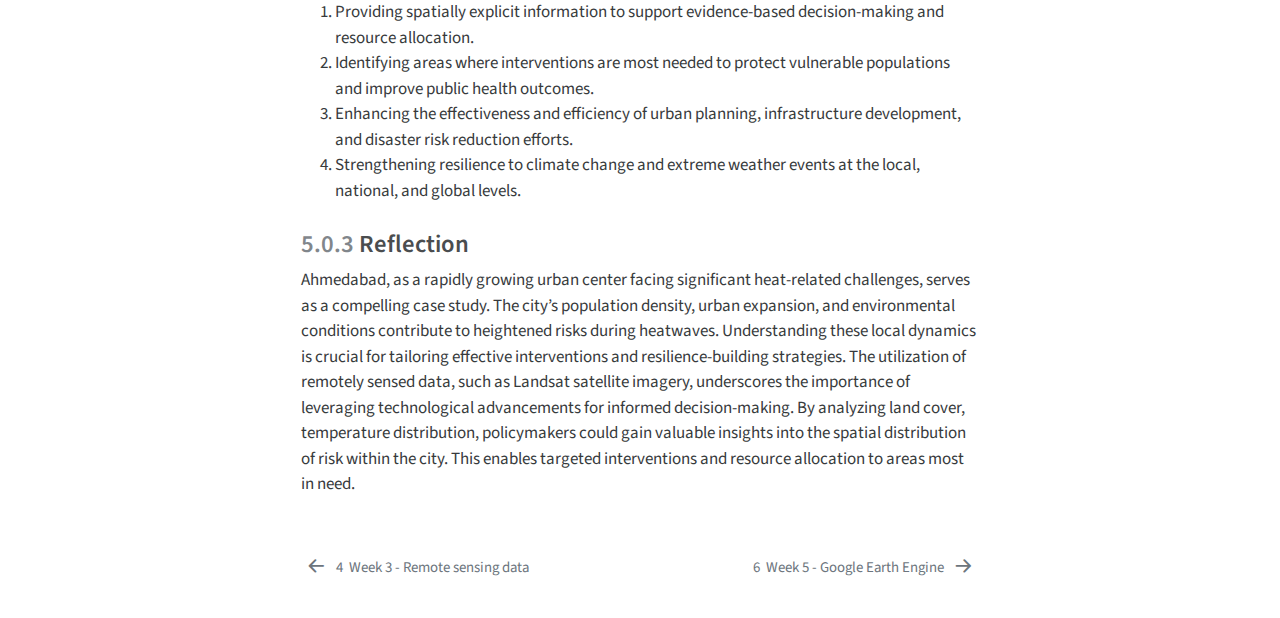
<file: docs/week4.html>
<!DOCTYPE html>
<html xmlns="http://www.w3.org/1999/xhtml" lang="en" xml:lang="en"><head>

<meta charset="utf-8">
<meta name="generator" content="quarto-1.3.450">

<meta name="viewport" content="width=device-width, initial-scale=1.0, user-scalable=yes">


<title>learning diary - 5&nbsp; Week 4 - Policy</title>
<style>
code{white-space: pre-wrap;}
span.smallcaps{font-variant: small-caps;}
div.columns{display: flex; gap: min(4vw, 1.5em);}
div.column{flex: auto; overflow-x: auto;}
div.hanging-indent{margin-left: 1.5em; text-indent: -1.5em;}
ul.task-list{list-style: none;}
ul.task-list li input[type="checkbox"] {
  width: 0.8em;
  margin: 0 0.8em 0.2em -1em; /* quarto-specific, see https://github.com/quarto-dev/quarto-cli/issues/4556 */ 
  vertical-align: middle;
}
</style>


<script src="site_libs/quarto-nav/quarto-nav.js"></script>
<script src="site_libs/quarto-nav/headroom.min.js"></script>
<script src="site_libs/clipboard/clipboard.min.js"></script>
<script src="site_libs/quarto-search/autocomplete.umd.js"></script>
<script src="site_libs/quarto-search/fuse.min.js"></script>
<script src="site_libs/quarto-search/quarto-search.js"></script>
<meta name="quarto:offset" content="./">
<link href="./week5.html" rel="next">
<link href="./week3.html" rel="prev">
<script src="site_libs/quarto-html/quarto.js"></script>
<script src="site_libs/quarto-html/popper.min.js"></script>
<script src="site_libs/quarto-html/tippy.umd.min.js"></script>
<script src="site_libs/quarto-html/anchor.min.js"></script>
<link href="site_libs/quarto-html/tippy.css" rel="stylesheet">
<link href="site_libs/quarto-html/quarto-syntax-highlighting.css" rel="stylesheet" id="quarto-text-highlighting-styles">
<script src="site_libs/bootstrap/bootstrap.min.js"></script>
<link href="site_libs/bootstrap/bootstrap-icons.css" rel="stylesheet">
<link href="site_libs/bootstrap/bootstrap.min.css" rel="stylesheet" id="quarto-bootstrap" data-mode="light">
<script id="quarto-search-options" type="application/json">{
  "location": "sidebar",
  "copy-button": false,
  "collapse-after": 3,
  "panel-placement": "start",
  "type": "textbox",
  "limit": 20,
  "language": {
    "search-no-results-text": "No results",
    "search-matching-documents-text": "matching documents",
    "search-copy-link-title": "Copy link to search",
    "search-hide-matches-text": "Hide additional matches",
    "search-more-match-text": "more match in this document",
    "search-more-matches-text": "more matches in this document",
    "search-clear-button-title": "Clear",
    "search-detached-cancel-button-title": "Cancel",
    "search-submit-button-title": "Submit",
    "search-label": "Search"
  }
}</script>


</head>

<body class="nav-sidebar floating">

<div id="quarto-search-results"></div>
  <header id="quarto-header" class="headroom fixed-top">
  <nav class="quarto-secondary-nav">
    <div class="container-fluid d-flex">
      <button type="button" class="quarto-btn-toggle btn" data-bs-toggle="collapse" data-bs-target="#quarto-sidebar,#quarto-sidebar-glass" aria-controls="quarto-sidebar" aria-expanded="false" aria-label="Toggle sidebar navigation" onclick="if (window.quartoToggleHeadroom) { window.quartoToggleHeadroom(); }">
        <i class="bi bi-layout-text-sidebar-reverse"></i>
      </button>
      <nav class="quarto-page-breadcrumbs" aria-label="breadcrumb"><ol class="breadcrumb"><li class="breadcrumb-item"><a href="./week4.html"><span class="chapter-number">5</span>&nbsp; <span class="chapter-title">Week 4 - Policy</span></a></li></ol></nav>
      <a class="flex-grow-1" role="button" data-bs-toggle="collapse" data-bs-target="#quarto-sidebar,#quarto-sidebar-glass" aria-controls="quarto-sidebar" aria-expanded="false" aria-label="Toggle sidebar navigation" onclick="if (window.quartoToggleHeadroom) { window.quartoToggleHeadroom(); }">      
      </a>
      <button type="button" class="btn quarto-search-button" aria-label="" onclick="window.quartoOpenSearch();">
        <i class="bi bi-search"></i>
      </button>
    </div>
  </nav>
</header>
<!-- content -->
<div id="quarto-content" class="quarto-container page-columns page-rows-contents page-layout-article">
<!-- sidebar -->
  <nav id="quarto-sidebar" class="sidebar collapse collapse-horizontal sidebar-navigation floating overflow-auto">
    <div class="pt-lg-2 mt-2 text-left sidebar-header">
    <div class="sidebar-title mb-0 py-0">
      <a href="./">learning diary</a> 
    </div>
      </div>
        <div class="mt-2 flex-shrink-0 align-items-center">
        <div class="sidebar-search">
        <div id="quarto-search" class="" title="Search"></div>
        </div>
        </div>
    <div class="sidebar-menu-container"> 
    <ul class="list-unstyled mt-1">
        <li class="sidebar-item">
  <div class="sidebar-item-container"> 
  <a href="./index.html" class="sidebar-item-text sidebar-link">
 <span class="menu-text"><span class="chapter-number">1</span>&nbsp; <span class="chapter-title">Introduction</span></span></a>
  </div>
</li>
        <li class="sidebar-item">
  <div class="sidebar-item-container"> 
  <a href="./week1.html" class="sidebar-item-text sidebar-link">
 <span class="menu-text"><span class="chapter-number">2</span>&nbsp; <span class="chapter-title">Week 1 - Introduction to Remote Sensing</span></span></a>
  </div>
</li>
        <li class="sidebar-item">
  <div class="sidebar-item-container"> 
  <a href="./week2.html" class="sidebar-item-text sidebar-link">
 <span class="menu-text"><span class="chapter-number">3</span>&nbsp; <span class="chapter-title">Week 2 - Xaringan</span></span></a>
  </div>
</li>
        <li class="sidebar-item">
  <div class="sidebar-item-container"> 
  <a href="./week3.html" class="sidebar-item-text sidebar-link">
 <span class="menu-text"><span class="chapter-number">4</span>&nbsp; <span class="chapter-title">Week 3 - Remote sensing data</span></span></a>
  </div>
</li>
        <li class="sidebar-item">
  <div class="sidebar-item-container"> 
  <a href="./week4.html" class="sidebar-item-text sidebar-link active">
 <span class="menu-text"><span class="chapter-number">5</span>&nbsp; <span class="chapter-title">Week 4 - Policy</span></span></a>
  </div>
</li>
        <li class="sidebar-item">
  <div class="sidebar-item-container"> 
  <a href="./week5.html" class="sidebar-item-text sidebar-link">
 <span class="menu-text"><span class="chapter-number">6</span>&nbsp; <span class="chapter-title">Week 5 - Google Earth Engine</span></span></a>
  </div>
</li>
        <li class="sidebar-item">
  <div class="sidebar-item-container"> 
  <a href="./week6.html" class="sidebar-item-text sidebar-link">
 <span class="menu-text"><span class="chapter-number">7</span>&nbsp; <span class="chapter-title">Week 6 - classification 1</span></span></a>
  </div>
</li>
        <li class="sidebar-item">
  <div class="sidebar-item-container"> 
  <a href="./week7.html" class="sidebar-item-text sidebar-link">
 <span class="menu-text"><span class="chapter-number">8</span>&nbsp; <span class="chapter-title">Week 7 - classification 2</span></span></a>
  </div>
</li>
        <li class="sidebar-item">
  <div class="sidebar-item-container"> 
  <a href="./week8.html" class="sidebar-item-text sidebar-link">
 <span class="menu-text"><span class="chapter-number">9</span>&nbsp; <span class="chapter-title">Week 8 - SAR</span></span></a>
  </div>
</li>
        <li class="sidebar-item">
  <div class="sidebar-item-container"> 
  <a href="./references.html" class="sidebar-item-text sidebar-link">
 <span class="menu-text">References</span></a>
  </div>
</li>
    </ul>
    </div>
</nav>
<div id="quarto-sidebar-glass" data-bs-toggle="collapse" data-bs-target="#quarto-sidebar,#quarto-sidebar-glass"></div>
<!-- margin-sidebar -->
    <div id="quarto-margin-sidebar" class="sidebar margin-sidebar">
        <nav id="TOC" role="doc-toc" class="toc-active">
    <h2 id="toc-title">Table of contents</h2>
   
  <ul>
  <li><a href="#summary" id="toc-summary" class="nav-link active" data-scroll-target="#summary"><span class="header-section-number">5.0.1</span> Summary</a></li>
  <li><a href="#application" id="toc-application" class="nav-link" data-scroll-target="#application"><span class="header-section-number">5.0.2</span> Application</a></li>
  <li><a href="#reflection" id="toc-reflection" class="nav-link" data-scroll-target="#reflection"><span class="header-section-number">5.0.3</span> Reflection</a></li>
  </ul>
</nav>
    </div>
<!-- main -->
<main class="content" id="quarto-document-content">

<header id="title-block-header" class="quarto-title-block default">
<div class="quarto-title">
<h1 class="title"><span class="chapter-number">5</span>&nbsp; <span class="chapter-title">Week 4 - Policy</span></h1>
</div>



<div class="quarto-title-meta">

    
  
    
  </div>
  

</header>

<section id="summary" class="level3" data-number="5.0.1">
<h3 data-number="5.0.1" class="anchored" data-anchor-id="summary"><span class="header-section-number">5.0.1</span> Summary</h3>
<p>Ahmedabad is situated in the largest district of the western Indian state of Gujarat, with a population of 7.2 million(Knowlton et al., 2014). Its rapid growth in sectors such as real estate, automotive, and pharmaceuticals has positioned it among the top ten fastest-growing cities in India, poised to become one of the country’s major metropolises by 2020(Knowlton et al., 2014). However, Ahmedabad faces significant challenges due to extreme heat.</p>
<p>In 2010, Ahmedabad experienced its most severe heat wave on record, with temperatures soaring to 46.8°C (116°F), resulting in 1,344 additional deaths registered. This event served as a warning. The 2016 <a href="https://www.nrdc.org/sites/default/files/ahmedabad-heat-action-plan-2016.pdf">Heat Action Plan</a> is an updated version of the first comprehensive early warning system and preparedness plan launched in Ahmedabad in 2013. The Heat Action Plan aims to implement four key strategies:</p>
<ol type="1">
<li>Building Public Awareness and Community Outreach to communicate the risks of heat waves and implement practices to prevent heat-related deaths and illnesses.</li>
<li>Initiating an Early Warning System and Inter-Agency Coordination to alert residents of predicted high and extreme temperatures.</li>
<li>Capacity Building Among Health Care Professionals to recognize and respond to heat-related illnesses, particularly during extreme heat events.</li>
<li>Reducing Heat Exposure and Promoting Adaptive Measures by mapping high-risk areas of the city, increasing outreach and communication on prevention methods, and providing access to potable drinking water and cooling spaces during extreme heat days. Collaboration with non-governmental organizations is also identified as a means to expand outreach and communication with the city’s most at-risk communities.</li>
</ol>
</section>
<section id="application" class="level3" data-number="5.0.2">
<h3 data-number="5.0.2" class="anchored" data-anchor-id="application"><span class="header-section-number">5.0.2</span> Application</h3>
<p>A remotely sensed data set that could be used to assist in mapping high-risk areas of the city is high-resolution satellite imagery such as Landsat satellite imagery coupled with geographic information system (GIS) data.</p>
<p>High-resolution satellite imagery provides detailed visual information about land cover, land use, and environmental conditions within the city. By analyzing this imagery, it is possible to identify characteristics associated with high-risk areas such as urban heat islands, areas with limited green spaces, industrial zones, and densely populated neighborhoods.</p>
<p>GIS data, on the other hand, includes various layers of spatial information such as demographic data, land use data, infrastructure data, and environmental data. By integrating satellite imagery with GIS data, it becomes possible to overlay and analyze different spatial layers to identify and map high-risk areas.</p>
<p>How the data setes be used: 1. Land Use/Land Cove(LULC) classification is a crucial step. Landsat imagery can be used to classify land cover types within the city, such as impervious surfaces (roads, buildings), vegetation, water bodies, and bare soil. Areas with high levels of impervious surfaces (e.g., urban areas) can be pinpointed, which are more prone to heat retention and urban heat island effects. 2. Landsat imagery can also be used to derive surface temperature maps of the city. These temperature maps can help in identifying hotspots within the city that are at higher risk during heatwaves. 3. Landsat imagery can provide insights into the health and density of vegetation within the city. By mapping vegetation health, policymakers can identify areas where increasing green infrastructure could reduce heat-related risks.</p>
<p>This approach aligns with several global agendas and goals:</p>
<p>Sustainable Development Goals (SDGs): The United Nations’ SDGs aim to address global challenges such as poverty, inequality, climate change, and environmental degradation. By mapping high-risk areas of the city, policymakers can identify areas where vulnerable populations are disproportionately affected by environmental risks and take targeted actions to address these issues, contributing to SDGs such as Goal 11 (Sustainable Cities and Communities) and Goal 13 (Climate Action).</p>
<p>How it advances current local, national or global approaches:</p>
<ol type="1">
<li>Providing spatially explicit information to support evidence-based decision-making and resource allocation.</li>
<li>Identifying areas where interventions are most needed to protect vulnerable populations and improve public health outcomes.</li>
<li>Enhancing the effectiveness and efficiency of urban planning, infrastructure development, and disaster risk reduction efforts.</li>
<li>Strengthening resilience to climate change and extreme weather events at the local, national, and global levels.</li>
</ol>
</section>
<section id="reflection" class="level3" data-number="5.0.3">
<h3 data-number="5.0.3" class="anchored" data-anchor-id="reflection"><span class="header-section-number">5.0.3</span> Reflection</h3>
<p>Ahmedabad, as a rapidly growing urban center facing significant heat-related challenges, serves as a compelling case study. The city’s population density, urban expansion, and environmental conditions contribute to heightened risks during heatwaves. Understanding these local dynamics is crucial for tailoring effective interventions and resilience-building strategies. The utilization of remotely sensed data, such as Landsat satellite imagery, underscores the importance of leveraging technological advancements for informed decision-making. By analyzing land cover, temperature distribution, policymakers could gain valuable insights into the spatial distribution of risk within the city. This enables targeted interventions and resource allocation to areas most in need.</p>


</section>

</main> <!-- /main -->
<script id="quarto-html-after-body" type="application/javascript">
window.document.addEventListener("DOMContentLoaded", function (event) {
  const toggleBodyColorMode = (bsSheetEl) => {
    const mode = bsSheetEl.getAttribute("data-mode");
    const bodyEl = window.document.querySelector("body");
    if (mode === "dark") {
      bodyEl.classList.add("quarto-dark");
      bodyEl.classList.remove("quarto-light");
    } else {
      bodyEl.classList.add("quarto-light");
      bodyEl.classList.remove("quarto-dark");
    }
  }
  const toggleBodyColorPrimary = () => {
    const bsSheetEl = window.document.querySelector("link#quarto-bootstrap");
    if (bsSheetEl) {
      toggleBodyColorMode(bsSheetEl);
    }
  }
  toggleBodyColorPrimary();  
  const icon = "";
  const anchorJS = new window.AnchorJS();
  anchorJS.options = {
    placement: 'right',
    icon: icon
  };
  anchorJS.add('.anchored');
  const isCodeAnnotation = (el) => {
    for (const clz of el.classList) {
      if (clz.startsWith('code-annotation-')) {                     
        return true;
      }
    }
    return false;
  }
  const clipboard = new window.ClipboardJS('.code-copy-button', {
    text: function(trigger) {
      const codeEl = trigger.previousElementSibling.cloneNode(true);
      for (const childEl of codeEl.children) {
        if (isCodeAnnotation(childEl)) {
          childEl.remove();
        }
      }
      return codeEl.innerText;
    }
  });
  clipboard.on('success', function(e) {
    // button target
    const button = e.trigger;
    // don't keep focus
    button.blur();
    // flash "checked"
    button.classList.add('code-copy-button-checked');
    var currentTitle = button.getAttribute("title");
    button.setAttribute("title", "Copied!");
    let tooltip;
    if (window.bootstrap) {
      button.setAttribute("data-bs-toggle", "tooltip");
      button.setAttribute("data-bs-placement", "left");
      button.setAttribute("data-bs-title", "Copied!");
      tooltip = new bootstrap.Tooltip(button, 
        { trigger: "manual", 
          customClass: "code-copy-button-tooltip",
          offset: [0, -8]});
      tooltip.show();    
    }
    setTimeout(function() {
      if (tooltip) {
        tooltip.hide();
        button.removeAttribute("data-bs-title");
        button.removeAttribute("data-bs-toggle");
        button.removeAttribute("data-bs-placement");
      }
      button.setAttribute("title", currentTitle);
      button.classList.remove('code-copy-button-checked');
    }, 1000);
    // clear code selection
    e.clearSelection();
  });
  function tippyHover(el, contentFn) {
    const config = {
      allowHTML: true,
      content: contentFn,
      maxWidth: 500,
      delay: 100,
      arrow: false,
      appendTo: function(el) {
          return el.parentElement;
      },
      interactive: true,
      interactiveBorder: 10,
      theme: 'quarto',
      placement: 'bottom-start'
    };
    window.tippy(el, config); 
  }
  const noterefs = window.document.querySelectorAll('a[role="doc-noteref"]');
  for (var i=0; i<noterefs.length; i++) {
    const ref = noterefs[i];
    tippyHover(ref, function() {
      // use id or data attribute instead here
      let href = ref.getAttribute('data-footnote-href') || ref.getAttribute('href');
      try { href = new URL(href).hash; } catch {}
      const id = href.replace(/^#\/?/, "");
      const note = window.document.getElementById(id);
      return note.innerHTML;
    });
  }
      let selectedAnnoteEl;
      const selectorForAnnotation = ( cell, annotation) => {
        let cellAttr = 'data-code-cell="' + cell + '"';
        let lineAttr = 'data-code-annotation="' +  annotation + '"';
        const selector = 'span[' + cellAttr + '][' + lineAttr + ']';
        return selector;
      }
      const selectCodeLines = (annoteEl) => {
        const doc = window.document;
        const targetCell = annoteEl.getAttribute("data-target-cell");
        const targetAnnotation = annoteEl.getAttribute("data-target-annotation");
        const annoteSpan = window.document.querySelector(selectorForAnnotation(targetCell, targetAnnotation));
        const lines = annoteSpan.getAttribute("data-code-lines").split(",");
        const lineIds = lines.map((line) => {
          return targetCell + "-" + line;
        })
        let top = null;
        let height = null;
        let parent = null;
        if (lineIds.length > 0) {
            //compute the position of the single el (top and bottom and make a div)
            const el = window.document.getElementById(lineIds[0]);
            top = el.offsetTop;
            height = el.offsetHeight;
            parent = el.parentElement.parentElement;
          if (lineIds.length > 1) {
            const lastEl = window.document.getElementById(lineIds[lineIds.length - 1]);
            const bottom = lastEl.offsetTop + lastEl.offsetHeight;
            height = bottom - top;
          }
          if (top !== null && height !== null && parent !== null) {
            // cook up a div (if necessary) and position it 
            let div = window.document.getElementById("code-annotation-line-highlight");
            if (div === null) {
              div = window.document.createElement("div");
              div.setAttribute("id", "code-annotation-line-highlight");
              div.style.position = 'absolute';
              parent.appendChild(div);
            }
            div.style.top = top - 2 + "px";
            div.style.height = height + 4 + "px";
            let gutterDiv = window.document.getElementById("code-annotation-line-highlight-gutter");
            if (gutterDiv === null) {
              gutterDiv = window.document.createElement("div");
              gutterDiv.setAttribute("id", "code-annotation-line-highlight-gutter");
              gutterDiv.style.position = 'absolute';
              const codeCell = window.document.getElementById(targetCell);
              const gutter = codeCell.querySelector('.code-annotation-gutter');
              gutter.appendChild(gutterDiv);
            }
            gutterDiv.style.top = top - 2 + "px";
            gutterDiv.style.height = height + 4 + "px";
          }
          selectedAnnoteEl = annoteEl;
        }
      };
      const unselectCodeLines = () => {
        const elementsIds = ["code-annotation-line-highlight", "code-annotation-line-highlight-gutter"];
        elementsIds.forEach((elId) => {
          const div = window.document.getElementById(elId);
          if (div) {
            div.remove();
          }
        });
        selectedAnnoteEl = undefined;
      };
      // Attach click handler to the DT
      const annoteDls = window.document.querySelectorAll('dt[data-target-cell]');
      for (const annoteDlNode of annoteDls) {
        annoteDlNode.addEventListener('click', (event) => {
          const clickedEl = event.target;
          if (clickedEl !== selectedAnnoteEl) {
            unselectCodeLines();
            const activeEl = window.document.querySelector('dt[data-target-cell].code-annotation-active');
            if (activeEl) {
              activeEl.classList.remove('code-annotation-active');
            }
            selectCodeLines(clickedEl);
            clickedEl.classList.add('code-annotation-active');
          } else {
            // Unselect the line
            unselectCodeLines();
            clickedEl.classList.remove('code-annotation-active');
          }
        });
      }
  const findCites = (el) => {
    const parentEl = el.parentElement;
    if (parentEl) {
      const cites = parentEl.dataset.cites;
      if (cites) {
        return {
          el,
          cites: cites.split(' ')
        };
      } else {
        return findCites(el.parentElement)
      }
    } else {
      return undefined;
    }
  };
  var bibliorefs = window.document.querySelectorAll('a[role="doc-biblioref"]');
  for (var i=0; i<bibliorefs.length; i++) {
    const ref = bibliorefs[i];
    const citeInfo = findCites(ref);
    if (citeInfo) {
      tippyHover(citeInfo.el, function() {
        var popup = window.document.createElement('div');
        citeInfo.cites.forEach(function(cite) {
          var citeDiv = window.document.createElement('div');
          citeDiv.classList.add('hanging-indent');
          citeDiv.classList.add('csl-entry');
          var biblioDiv = window.document.getElementById('ref-' + cite);
          if (biblioDiv) {
            citeDiv.innerHTML = biblioDiv.innerHTML;
          }
          popup.appendChild(citeDiv);
        });
        return popup.innerHTML;
      });
    }
  }
});
</script>
<nav class="page-navigation">
  <div class="nav-page nav-page-previous">
      <a href="./week3.html" class="pagination-link">
        <i class="bi bi-arrow-left-short"></i> <span class="nav-page-text"><span class="chapter-number">4</span>&nbsp; <span class="chapter-title">Week 3 - Remote sensing data</span></span>
      </a>          
  </div>
  <div class="nav-page nav-page-next">
      <a href="./week5.html" class="pagination-link">
        <span class="nav-page-text"><span class="chapter-number">6</span>&nbsp; <span class="chapter-title">Week 5 - Google Earth Engine</span></span> <i class="bi bi-arrow-right-short"></i>
      </a>
  </div>
</nav>
</div> <!-- /content -->



</body></html>
</file>
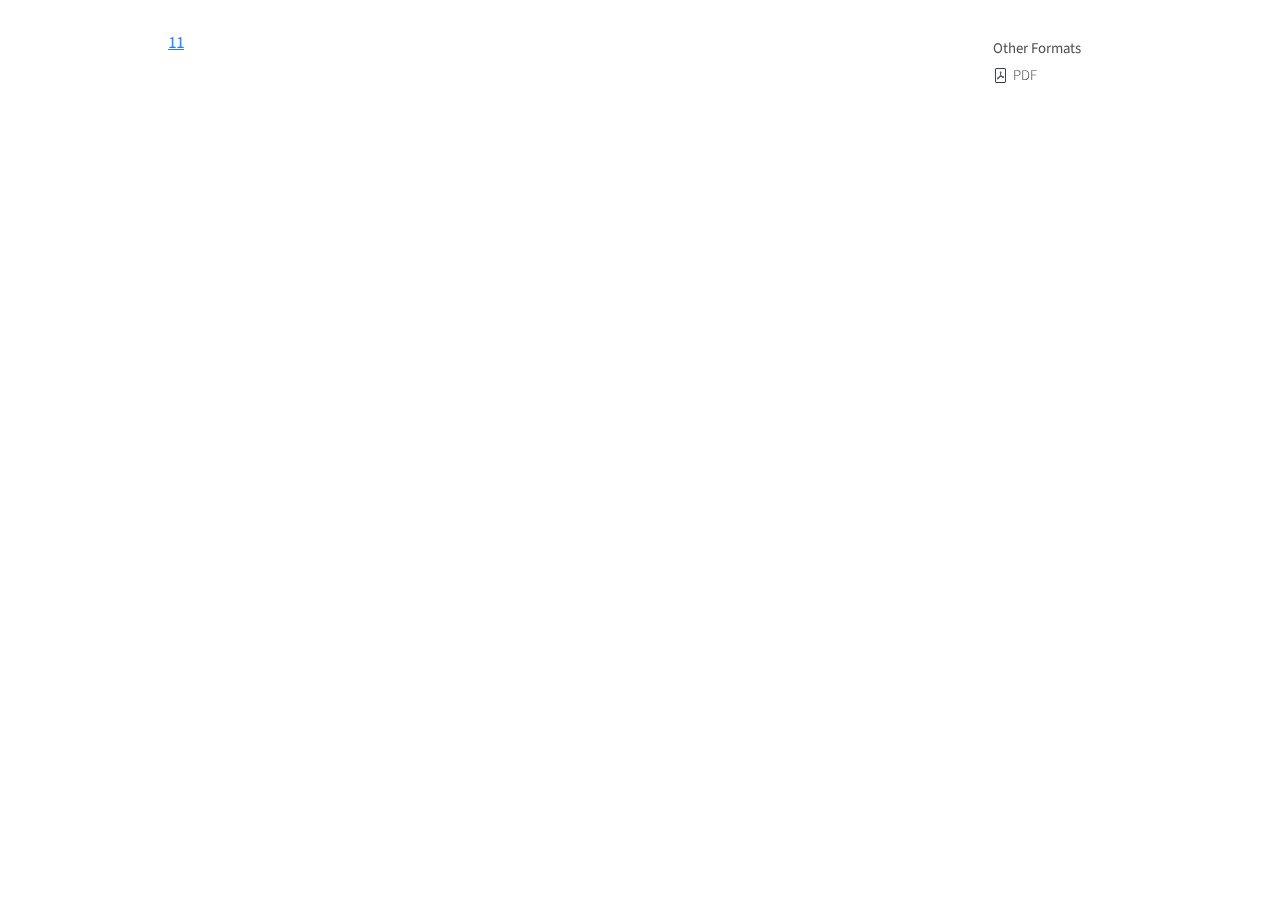
<file: docs/week6.html>
<!DOCTYPE html>
<html xmlns="http://www.w3.org/1999/xhtml" lang="en" xml:lang="en"><head>

<meta charset="utf-8">
<meta name="generator" content="quarto-1.3.450">

<meta name="viewport" content="width=device-width, initial-scale=1.0, user-scalable=yes">


<title>week6</title>
<style>
code{white-space: pre-wrap;}
span.smallcaps{font-variant: small-caps;}
div.columns{display: flex; gap: min(4vw, 1.5em);}
div.column{flex: auto; overflow-x: auto;}
div.hanging-indent{margin-left: 1.5em; text-indent: -1.5em;}
ul.task-list{list-style: none;}
ul.task-list li input[type="checkbox"] {
  width: 0.8em;
  margin: 0 0.8em 0.2em -1em; /* quarto-specific, see https://github.com/quarto-dev/quarto-cli/issues/4556 */ 
  vertical-align: middle;
}
</style>


<script src="site_libs/quarto-nav/quarto-nav.js"></script>
<script src="site_libs/clipboard/clipboard.min.js"></script>
<script src="site_libs/quarto-search/autocomplete.umd.js"></script>
<script src="site_libs/quarto-search/fuse.min.js"></script>
<script src="site_libs/quarto-search/quarto-search.js"></script>
<meta name="quarto:offset" content="./">
<script src="site_libs/quarto-html/quarto.js"></script>
<script src="site_libs/quarto-html/popper.min.js"></script>
<script src="site_libs/quarto-html/tippy.umd.min.js"></script>
<script src="site_libs/quarto-html/anchor.min.js"></script>
<link href="site_libs/quarto-html/tippy.css" rel="stylesheet">
<link href="site_libs/quarto-html/quarto-syntax-highlighting.css" rel="stylesheet" id="quarto-text-highlighting-styles">
<script src="site_libs/bootstrap/bootstrap.min.js"></script>
<link href="site_libs/bootstrap/bootstrap-icons.css" rel="stylesheet">
<link href="site_libs/bootstrap/bootstrap.min.css" rel="stylesheet" id="quarto-bootstrap" data-mode="light">
<script id="quarto-search-options" type="application/json">{
  "location": "sidebar",
  "copy-button": false,
  "collapse-after": 3,
  "panel-placement": "start",
  "type": "textbox",
  "limit": 20,
  "language": {
    "search-no-results-text": "No results",
    "search-matching-documents-text": "matching documents",
    "search-copy-link-title": "Copy link to search",
    "search-hide-matches-text": "Hide additional matches",
    "search-more-match-text": "more match in this document",
    "search-more-matches-text": "more matches in this document",
    "search-clear-button-title": "Clear",
    "search-detached-cancel-button-title": "Cancel",
    "search-submit-button-title": "Submit",
    "search-label": "Search"
  }
}</script>


</head>

<body>

<div id="quarto-search-results"></div>
<!-- content -->
<div id="quarto-content" class="quarto-container page-columns page-rows-contents page-layout-article">
<!-- sidebar -->
<!-- margin-sidebar -->
    <div id="quarto-margin-sidebar" class="sidebar margin-sidebar">
        
    <div class="quarto-alternate-formats"><h2>Other Formats</h2><ul><li><a href="week6.pdf"><i class="bi bi-file-pdf"></i>PDF</a></li></ul></div></div>
<!-- main -->
<main class="content" id="quarto-document-content">



<p><a href="./data/Monitoring_inland_water_bodies.gif" height="9" width="16" title="1">11</a></p>



</main> <!-- /main -->
<script id="quarto-html-after-body" type="application/javascript">
window.document.addEventListener("DOMContentLoaded", function (event) {
  const toggleBodyColorMode = (bsSheetEl) => {
    const mode = bsSheetEl.getAttribute("data-mode");
    const bodyEl = window.document.querySelector("body");
    if (mode === "dark") {
      bodyEl.classList.add("quarto-dark");
      bodyEl.classList.remove("quarto-light");
    } else {
      bodyEl.classList.add("quarto-light");
      bodyEl.classList.remove("quarto-dark");
    }
  }
  const toggleBodyColorPrimary = () => {
    const bsSheetEl = window.document.querySelector("link#quarto-bootstrap");
    if (bsSheetEl) {
      toggleBodyColorMode(bsSheetEl);
    }
  }
  toggleBodyColorPrimary();  
  const icon = "";
  const anchorJS = new window.AnchorJS();
  anchorJS.options = {
    placement: 'right',
    icon: icon
  };
  anchorJS.add('.anchored');
  const isCodeAnnotation = (el) => {
    for (const clz of el.classList) {
      if (clz.startsWith('code-annotation-')) {                     
        return true;
      }
    }
    return false;
  }
  const clipboard = new window.ClipboardJS('.code-copy-button', {
    text: function(trigger) {
      const codeEl = trigger.previousElementSibling.cloneNode(true);
      for (const childEl of codeEl.children) {
        if (isCodeAnnotation(childEl)) {
          childEl.remove();
        }
      }
      return codeEl.innerText;
    }
  });
  clipboard.on('success', function(e) {
    // button target
    const button = e.trigger;
    // don't keep focus
    button.blur();
    // flash "checked"
    button.classList.add('code-copy-button-checked');
    var currentTitle = button.getAttribute("title");
    button.setAttribute("title", "Copied!");
    let tooltip;
    if (window.bootstrap) {
      button.setAttribute("data-bs-toggle", "tooltip");
      button.setAttribute("data-bs-placement", "left");
      button.setAttribute("data-bs-title", "Copied!");
      tooltip = new bootstrap.Tooltip(button, 
        { trigger: "manual", 
          customClass: "code-copy-button-tooltip",
          offset: [0, -8]});
      tooltip.show();    
    }
    setTimeout(function() {
      if (tooltip) {
        tooltip.hide();
        button.removeAttribute("data-bs-title");
        button.removeAttribute("data-bs-toggle");
        button.removeAttribute("data-bs-placement");
      }
      button.setAttribute("title", currentTitle);
      button.classList.remove('code-copy-button-checked');
    }, 1000);
    // clear code selection
    e.clearSelection();
  });
  function tippyHover(el, contentFn) {
    const config = {
      allowHTML: true,
      content: contentFn,
      maxWidth: 500,
      delay: 100,
      arrow: false,
      appendTo: function(el) {
          return el.parentElement;
      },
      interactive: true,
      interactiveBorder: 10,
      theme: 'quarto',
      placement: 'bottom-start'
    };
    window.tippy(el, config); 
  }
  const noterefs = window.document.querySelectorAll('a[role="doc-noteref"]');
  for (var i=0; i<noterefs.length; i++) {
    const ref = noterefs[i];
    tippyHover(ref, function() {
      // use id or data attribute instead here
      let href = ref.getAttribute('data-footnote-href') || ref.getAttribute('href');
      try { href = new URL(href).hash; } catch {}
      const id = href.replace(/^#\/?/, "");
      const note = window.document.getElementById(id);
      return note.innerHTML;
    });
  }
      let selectedAnnoteEl;
      const selectorForAnnotation = ( cell, annotation) => {
        let cellAttr = 'data-code-cell="' + cell + '"';
        let lineAttr = 'data-code-annotation="' +  annotation + '"';
        const selector = 'span[' + cellAttr + '][' + lineAttr + ']';
        return selector;
      }
      const selectCodeLines = (annoteEl) => {
        const doc = window.document;
        const targetCell = annoteEl.getAttribute("data-target-cell");
        const targetAnnotation = annoteEl.getAttribute("data-target-annotation");
        const annoteSpan = window.document.querySelector(selectorForAnnotation(targetCell, targetAnnotation));
        const lines = annoteSpan.getAttribute("data-code-lines").split(",");
        const lineIds = lines.map((line) => {
          return targetCell + "-" + line;
        })
        let top = null;
        let height = null;
        let parent = null;
        if (lineIds.length > 0) {
            //compute the position of the single el (top and bottom and make a div)
            const el = window.document.getElementById(lineIds[0]);
            top = el.offsetTop;
            height = el.offsetHeight;
            parent = el.parentElement.parentElement;
          if (lineIds.length > 1) {
            const lastEl = window.document.getElementById(lineIds[lineIds.length - 1]);
            const bottom = lastEl.offsetTop + lastEl.offsetHeight;
            height = bottom - top;
          }
          if (top !== null && height !== null && parent !== null) {
            // cook up a div (if necessary) and position it 
            let div = window.document.getElementById("code-annotation-line-highlight");
            if (div === null) {
              div = window.document.createElement("div");
              div.setAttribute("id", "code-annotation-line-highlight");
              div.style.position = 'absolute';
              parent.appendChild(div);
            }
            div.style.top = top - 2 + "px";
            div.style.height = height + 4 + "px";
            let gutterDiv = window.document.getElementById("code-annotation-line-highlight-gutter");
            if (gutterDiv === null) {
              gutterDiv = window.document.createElement("div");
              gutterDiv.setAttribute("id", "code-annotation-line-highlight-gutter");
              gutterDiv.style.position = 'absolute';
              const codeCell = window.document.getElementById(targetCell);
              const gutter = codeCell.querySelector('.code-annotation-gutter');
              gutter.appendChild(gutterDiv);
            }
            gutterDiv.style.top = top - 2 + "px";
            gutterDiv.style.height = height + 4 + "px";
          }
          selectedAnnoteEl = annoteEl;
        }
      };
      const unselectCodeLines = () => {
        const elementsIds = ["code-annotation-line-highlight", "code-annotation-line-highlight-gutter"];
        elementsIds.forEach((elId) => {
          const div = window.document.getElementById(elId);
          if (div) {
            div.remove();
          }
        });
        selectedAnnoteEl = undefined;
      };
      // Attach click handler to the DT
      const annoteDls = window.document.querySelectorAll('dt[data-target-cell]');
      for (const annoteDlNode of annoteDls) {
        annoteDlNode.addEventListener('click', (event) => {
          const clickedEl = event.target;
          if (clickedEl !== selectedAnnoteEl) {
            unselectCodeLines();
            const activeEl = window.document.querySelector('dt[data-target-cell].code-annotation-active');
            if (activeEl) {
              activeEl.classList.remove('code-annotation-active');
            }
            selectCodeLines(clickedEl);
            clickedEl.classList.add('code-annotation-active');
          } else {
            // Unselect the line
            unselectCodeLines();
            clickedEl.classList.remove('code-annotation-active');
          }
        });
      }
  const findCites = (el) => {
    const parentEl = el.parentElement;
    if (parentEl) {
      const cites = parentEl.dataset.cites;
      if (cites) {
        return {
          el,
          cites: cites.split(' ')
        };
      } else {
        return findCites(el.parentElement)
      }
    } else {
      return undefined;
    }
  };
  var bibliorefs = window.document.querySelectorAll('a[role="doc-biblioref"]');
  for (var i=0; i<bibliorefs.length; i++) {
    const ref = bibliorefs[i];
    const citeInfo = findCites(ref);
    if (citeInfo) {
      tippyHover(citeInfo.el, function() {
        var popup = window.document.createElement('div');
        citeInfo.cites.forEach(function(cite) {
          var citeDiv = window.document.createElement('div');
          citeDiv.classList.add('hanging-indent');
          citeDiv.classList.add('csl-entry');
          var biblioDiv = window.document.getElementById('ref-' + cite);
          if (biblioDiv) {
            citeDiv.innerHTML = biblioDiv.innerHTML;
          }
          popup.appendChild(citeDiv);
        });
        return popup.innerHTML;
      });
    }
  }
});
</script>
</div> <!-- /content -->



</body></html>
</file>
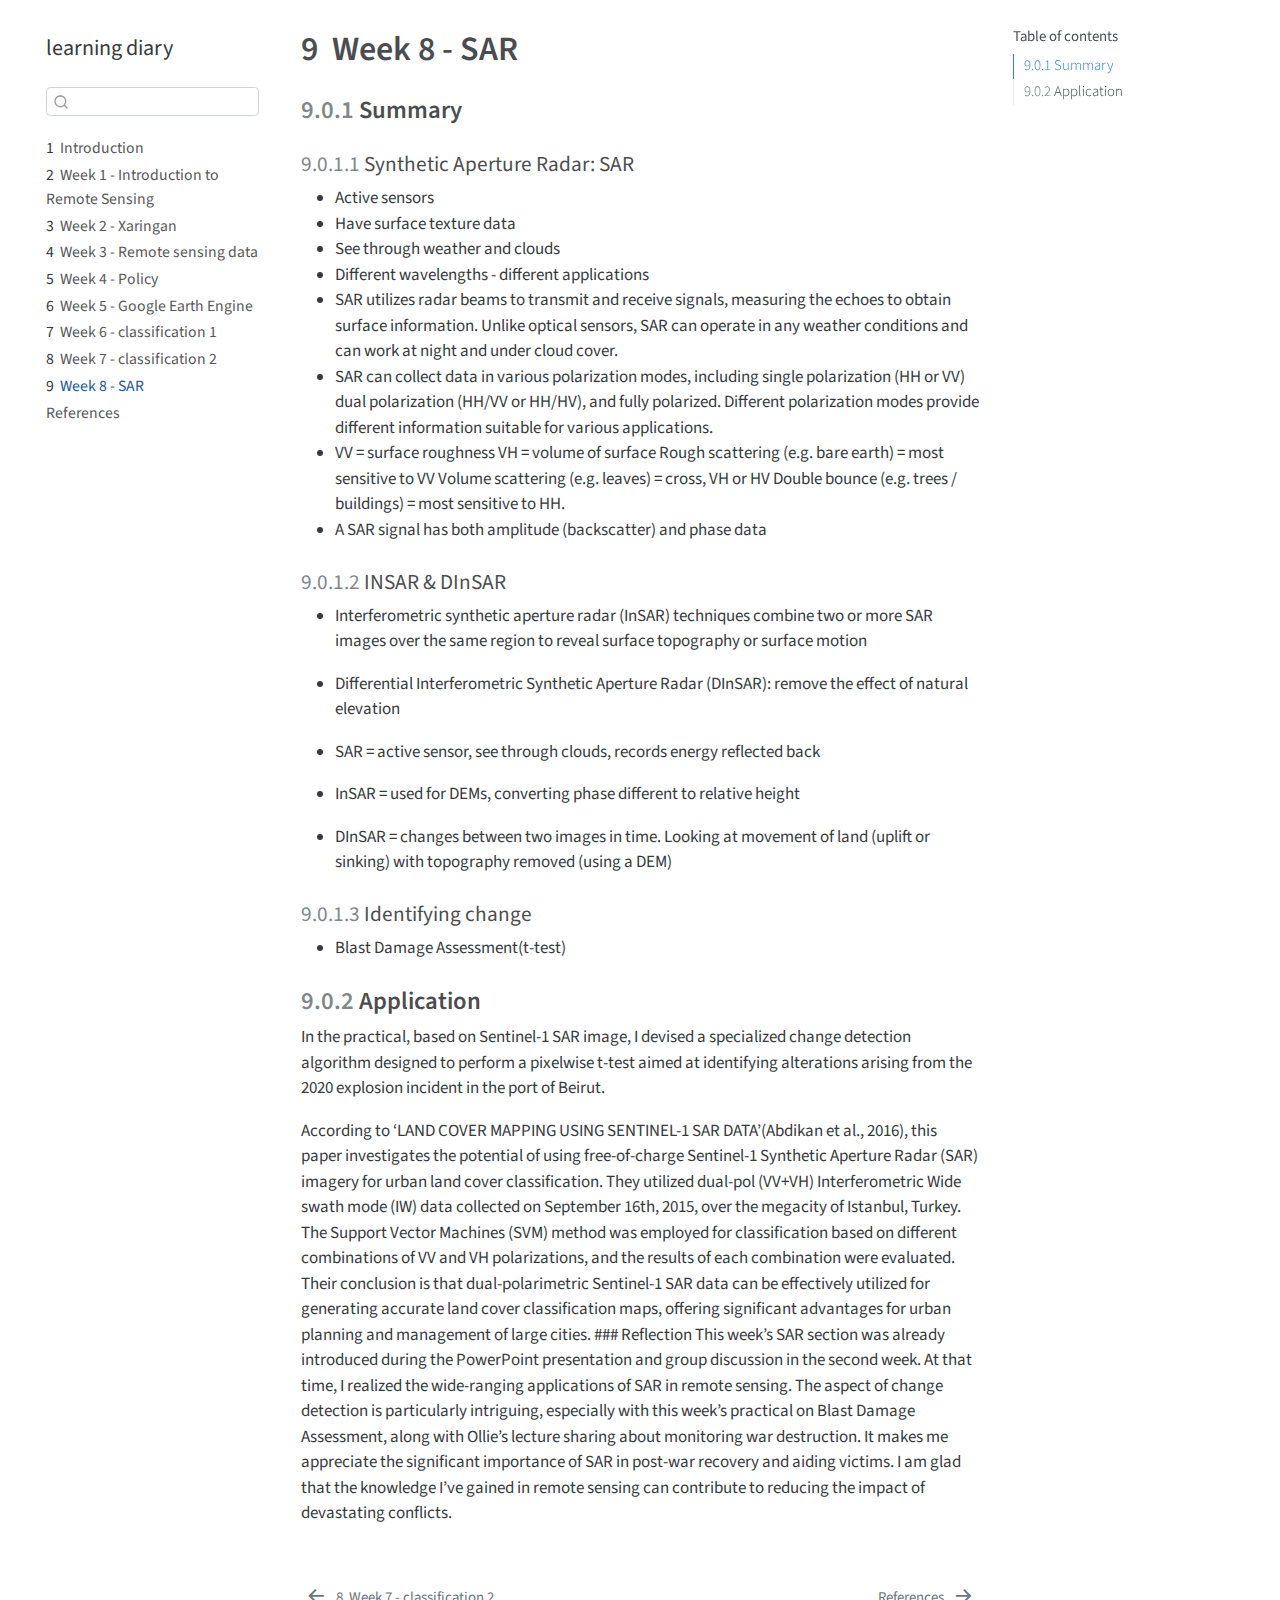
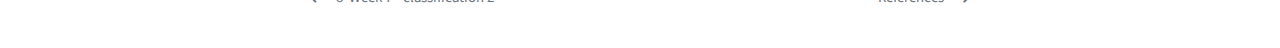
<file: docs/week8.html>
<!DOCTYPE html>
<html xmlns="http://www.w3.org/1999/xhtml" lang="en" xml:lang="en"><head>

<meta charset="utf-8">
<meta name="generator" content="quarto-1.3.450">

<meta name="viewport" content="width=device-width, initial-scale=1.0, user-scalable=yes">


<title>learning diary - 9&nbsp; Week 8 - SAR</title>
<style>
code{white-space: pre-wrap;}
span.smallcaps{font-variant: small-caps;}
div.columns{display: flex; gap: min(4vw, 1.5em);}
div.column{flex: auto; overflow-x: auto;}
div.hanging-indent{margin-left: 1.5em; text-indent: -1.5em;}
ul.task-list{list-style: none;}
ul.task-list li input[type="checkbox"] {
  width: 0.8em;
  margin: 0 0.8em 0.2em -1em; /* quarto-specific, see https://github.com/quarto-dev/quarto-cli/issues/4556 */ 
  vertical-align: middle;
}
</style>


<script src="site_libs/quarto-nav/quarto-nav.js"></script>
<script src="site_libs/quarto-nav/headroom.min.js"></script>
<script src="site_libs/clipboard/clipboard.min.js"></script>
<script src="site_libs/quarto-search/autocomplete.umd.js"></script>
<script src="site_libs/quarto-search/fuse.min.js"></script>
<script src="site_libs/quarto-search/quarto-search.js"></script>
<meta name="quarto:offset" content="./">
<link href="./references.html" rel="next">
<link href="./week7.html" rel="prev">
<script src="site_libs/quarto-html/quarto.js"></script>
<script src="site_libs/quarto-html/popper.min.js"></script>
<script src="site_libs/quarto-html/tippy.umd.min.js"></script>
<script src="site_libs/quarto-html/anchor.min.js"></script>
<link href="site_libs/quarto-html/tippy.css" rel="stylesheet">
<link href="site_libs/quarto-html/quarto-syntax-highlighting.css" rel="stylesheet" id="quarto-text-highlighting-styles">
<script src="site_libs/bootstrap/bootstrap.min.js"></script>
<link href="site_libs/bootstrap/bootstrap-icons.css" rel="stylesheet">
<link href="site_libs/bootstrap/bootstrap.min.css" rel="stylesheet" id="quarto-bootstrap" data-mode="light">
<script id="quarto-search-options" type="application/json">{
  "location": "sidebar",
  "copy-button": false,
  "collapse-after": 3,
  "panel-placement": "start",
  "type": "textbox",
  "limit": 20,
  "language": {
    "search-no-results-text": "No results",
    "search-matching-documents-text": "matching documents",
    "search-copy-link-title": "Copy link to search",
    "search-hide-matches-text": "Hide additional matches",
    "search-more-match-text": "more match in this document",
    "search-more-matches-text": "more matches in this document",
    "search-clear-button-title": "Clear",
    "search-detached-cancel-button-title": "Cancel",
    "search-submit-button-title": "Submit",
    "search-label": "Search"
  }
}</script>


</head>

<body class="nav-sidebar floating">

<div id="quarto-search-results"></div>
  <header id="quarto-header" class="headroom fixed-top">
  <nav class="quarto-secondary-nav">
    <div class="container-fluid d-flex">
      <button type="button" class="quarto-btn-toggle btn" data-bs-toggle="collapse" data-bs-target="#quarto-sidebar,#quarto-sidebar-glass" aria-controls="quarto-sidebar" aria-expanded="false" aria-label="Toggle sidebar navigation" onclick="if (window.quartoToggleHeadroom) { window.quartoToggleHeadroom(); }">
        <i class="bi bi-layout-text-sidebar-reverse"></i>
      </button>
      <nav class="quarto-page-breadcrumbs" aria-label="breadcrumb"><ol class="breadcrumb"><li class="breadcrumb-item"><a href="./week8.html"><span class="chapter-number">9</span>&nbsp; <span class="chapter-title">Week 8 - SAR</span></a></li></ol></nav>
      <a class="flex-grow-1" role="button" data-bs-toggle="collapse" data-bs-target="#quarto-sidebar,#quarto-sidebar-glass" aria-controls="quarto-sidebar" aria-expanded="false" aria-label="Toggle sidebar navigation" onclick="if (window.quartoToggleHeadroom) { window.quartoToggleHeadroom(); }">      
      </a>
      <button type="button" class="btn quarto-search-button" aria-label="" onclick="window.quartoOpenSearch();">
        <i class="bi bi-search"></i>
      </button>
    </div>
  </nav>
</header>
<!-- content -->
<div id="quarto-content" class="quarto-container page-columns page-rows-contents page-layout-article">
<!-- sidebar -->
  <nav id="quarto-sidebar" class="sidebar collapse collapse-horizontal sidebar-navigation floating overflow-auto">
    <div class="pt-lg-2 mt-2 text-left sidebar-header">
    <div class="sidebar-title mb-0 py-0">
      <a href="./">learning diary</a> 
    </div>
      </div>
        <div class="mt-2 flex-shrink-0 align-items-center">
        <div class="sidebar-search">
        <div id="quarto-search" class="" title="Search"></div>
        </div>
        </div>
    <div class="sidebar-menu-container"> 
    <ul class="list-unstyled mt-1">
        <li class="sidebar-item">
  <div class="sidebar-item-container"> 
  <a href="./index.html" class="sidebar-item-text sidebar-link">
 <span class="menu-text"><span class="chapter-number">1</span>&nbsp; <span class="chapter-title">Introduction</span></span></a>
  </div>
</li>
        <li class="sidebar-item">
  <div class="sidebar-item-container"> 
  <a href="./week1.html" class="sidebar-item-text sidebar-link">
 <span class="menu-text"><span class="chapter-number">2</span>&nbsp; <span class="chapter-title">Week 1 - Introduction to Remote Sensing</span></span></a>
  </div>
</li>
        <li class="sidebar-item">
  <div class="sidebar-item-container"> 
  <a href="./week2.html" class="sidebar-item-text sidebar-link">
 <span class="menu-text"><span class="chapter-number">3</span>&nbsp; <span class="chapter-title">Week 2 - Xaringan</span></span></a>
  </div>
</li>
        <li class="sidebar-item">
  <div class="sidebar-item-container"> 
  <a href="./week3.html" class="sidebar-item-text sidebar-link">
 <span class="menu-text"><span class="chapter-number">4</span>&nbsp; <span class="chapter-title">Week 3 - Remote sensing data</span></span></a>
  </div>
</li>
        <li class="sidebar-item">
  <div class="sidebar-item-container"> 
  <a href="./week4.html" class="sidebar-item-text sidebar-link">
 <span class="menu-text"><span class="chapter-number">5</span>&nbsp; <span class="chapter-title">Week 4 - Policy</span></span></a>
  </div>
</li>
        <li class="sidebar-item">
  <div class="sidebar-item-container"> 
  <a href="./week5.html" class="sidebar-item-text sidebar-link">
 <span class="menu-text"><span class="chapter-number">6</span>&nbsp; <span class="chapter-title">Week 5 - Google Earth Engine</span></span></a>
  </div>
</li>
        <li class="sidebar-item">
  <div class="sidebar-item-container"> 
  <a href="./week6.html" class="sidebar-item-text sidebar-link">
 <span class="menu-text"><span class="chapter-number">7</span>&nbsp; <span class="chapter-title">Week 6 - classification 1</span></span></a>
  </div>
</li>
        <li class="sidebar-item">
  <div class="sidebar-item-container"> 
  <a href="./week7.html" class="sidebar-item-text sidebar-link">
 <span class="menu-text"><span class="chapter-number">8</span>&nbsp; <span class="chapter-title">Week 7 - classification 2</span></span></a>
  </div>
</li>
        <li class="sidebar-item">
  <div class="sidebar-item-container"> 
  <a href="./week8.html" class="sidebar-item-text sidebar-link active">
 <span class="menu-text"><span class="chapter-number">9</span>&nbsp; <span class="chapter-title">Week 8 - SAR</span></span></a>
  </div>
</li>
        <li class="sidebar-item">
  <div class="sidebar-item-container"> 
  <a href="./references.html" class="sidebar-item-text sidebar-link">
 <span class="menu-text">References</span></a>
  </div>
</li>
    </ul>
    </div>
</nav>
<div id="quarto-sidebar-glass" data-bs-toggle="collapse" data-bs-target="#quarto-sidebar,#quarto-sidebar-glass"></div>
<!-- margin-sidebar -->
    <div id="quarto-margin-sidebar" class="sidebar margin-sidebar">
        <nav id="TOC" role="doc-toc" class="toc-active">
    <h2 id="toc-title">Table of contents</h2>
   
  <ul>
  <li><a href="#summary" id="toc-summary" class="nav-link active" data-scroll-target="#summary"><span class="header-section-number">9.0.1</span> Summary</a></li>
  <li><a href="#application" id="toc-application" class="nav-link" data-scroll-target="#application"><span class="header-section-number">9.0.2</span> Application</a></li>
  </ul>
</nav>
    </div>
<!-- main -->
<main class="content" id="quarto-document-content">

<header id="title-block-header" class="quarto-title-block default">
<div class="quarto-title">
<h1 class="title"><span class="chapter-number">9</span>&nbsp; <span class="chapter-title">Week 8 - SAR</span></h1>
</div>



<div class="quarto-title-meta">

    
  
    
  </div>
  

</header>

<section id="summary" class="level3" data-number="9.0.1">
<h3 data-number="9.0.1" class="anchored" data-anchor-id="summary"><span class="header-section-number">9.0.1</span> Summary</h3>
<section id="synthetic-aperture-radar-sar" class="level4" data-number="9.0.1.1">
<h4 data-number="9.0.1.1" class="anchored" data-anchor-id="synthetic-aperture-radar-sar"><span class="header-section-number">9.0.1.1</span> Synthetic Aperture Radar: SAR</h4>
<ul>
<li>Active sensors</li>
<li>Have surface texture data</li>
<li>See through weather and clouds</li>
<li>Different wavelengths - different applications</li>
<li>SAR utilizes radar beams to transmit and receive signals, measuring the echoes to obtain surface information. Unlike optical sensors, SAR can operate in any weather conditions and can work at night and under cloud cover.</li>
<li>SAR can collect data in various polarization modes, including single polarization (HH or VV) dual polarization (HH/VV or HH/HV), and fully polarized. Different polarization modes provide different information suitable for various applications.</li>
<li>VV = surface roughness VH = volume of surface Rough scattering (e.g.&nbsp;bare earth) = most sensitive to VV Volume scattering (e.g.&nbsp;leaves) = cross, VH or HV Double bounce (e.g.&nbsp;trees / buildings) = most sensitive to HH.</li>
<li>A SAR signal has both amplitude (backscatter) and phase data</li>
</ul>
</section>
<section id="insar-dinsar" class="level4" data-number="9.0.1.2">
<h4 data-number="9.0.1.2" class="anchored" data-anchor-id="insar-dinsar"><span class="header-section-number">9.0.1.2</span> INSAR &amp; DInSAR</h4>
<ul>
<li><p>Interferometric synthetic aperture radar (InSAR) techniques combine two or more SAR images over the same region to reveal surface topography or surface motion</p></li>
<li><p>Differential Interferometric Synthetic Aperture Radar (DInSAR): remove the effect of natural elevation</p></li>
<li><p>SAR = active sensor, see through clouds, records energy reflected back</p></li>
<li><p>InSAR = used for DEMs, converting phase different to relative height</p></li>
<li><p>DInSAR = changes between two images in time. Looking at movement of land (uplift or sinking) with topography removed (using a DEM)</p></li>
</ul>
</section>
<section id="identifying-change" class="level4" data-number="9.0.1.3">
<h4 data-number="9.0.1.3" class="anchored" data-anchor-id="identifying-change"><span class="header-section-number">9.0.1.3</span> Identifying change</h4>
<ul>
<li>Blast Damage Assessment(t-test)</li>
</ul>
</section>
</section>
<section id="application" class="level3" data-number="9.0.2">
<h3 data-number="9.0.2" class="anchored" data-anchor-id="application"><span class="header-section-number">9.0.2</span> Application</h3>
<p>In the practical, based on Sentinel-1 SAR image, I devised a specialized change detection algorithm designed to perform a pixelwise t-test aimed at identifying alterations arising from the 2020 explosion incident in the port of Beirut.</p>
<p>According to ‘LAND COVER MAPPING USING SENTINEL-1 SAR DATA’(Abdikan et al., 2016), this paper investigates the potential of using free-of-charge Sentinel-1 Synthetic Aperture Radar (SAR) imagery for urban land cover classification. They utilized dual-pol (VV+VH) Interferometric Wide swath mode (IW) data collected on September 16th, 2015, over the megacity of Istanbul, Turkey. The Support Vector Machines (SVM) method was employed for classification based on different combinations of VV and VH polarizations, and the results of each combination were evaluated. Their conclusion is that dual-polarimetric Sentinel-1 SAR data can be effectively utilized for generating accurate land cover classification maps, offering significant advantages for urban planning and management of large cities. ### Reflection This week’s SAR section was already introduced during the PowerPoint presentation and group discussion in the second week. At that time, I realized the wide-ranging applications of SAR in remote sensing. The aspect of change detection is particularly intriguing, especially with this week’s practical on Blast Damage Assessment, along with Ollie’s lecture sharing about monitoring war destruction. It makes me appreciate the significant importance of SAR in post-war recovery and aiding victims. I am glad that the knowledge I’ve gained in remote sensing can contribute to reducing the impact of devastating conflicts.</p>


</section>

</main> <!-- /main -->
<script id="quarto-html-after-body" type="application/javascript">
window.document.addEventListener("DOMContentLoaded", function (event) {
  const toggleBodyColorMode = (bsSheetEl) => {
    const mode = bsSheetEl.getAttribute("data-mode");
    const bodyEl = window.document.querySelector("body");
    if (mode === "dark") {
      bodyEl.classList.add("quarto-dark");
      bodyEl.classList.remove("quarto-light");
    } else {
      bodyEl.classList.add("quarto-light");
      bodyEl.classList.remove("quarto-dark");
    }
  }
  const toggleBodyColorPrimary = () => {
    const bsSheetEl = window.document.querySelector("link#quarto-bootstrap");
    if (bsSheetEl) {
      toggleBodyColorMode(bsSheetEl);
    }
  }
  toggleBodyColorPrimary();  
  const icon = "";
  const anchorJS = new window.AnchorJS();
  anchorJS.options = {
    placement: 'right',
    icon: icon
  };
  anchorJS.add('.anchored');
  const isCodeAnnotation = (el) => {
    for (const clz of el.classList) {
      if (clz.startsWith('code-annotation-')) {                     
        return true;
      }
    }
    return false;
  }
  const clipboard = new window.ClipboardJS('.code-copy-button', {
    text: function(trigger) {
      const codeEl = trigger.previousElementSibling.cloneNode(true);
      for (const childEl of codeEl.children) {
        if (isCodeAnnotation(childEl)) {
          childEl.remove();
        }
      }
      return codeEl.innerText;
    }
  });
  clipboard.on('success', function(e) {
    // button target
    const button = e.trigger;
    // don't keep focus
    button.blur();
    // flash "checked"
    button.classList.add('code-copy-button-checked');
    var currentTitle = button.getAttribute("title");
    button.setAttribute("title", "Copied!");
    let tooltip;
    if (window.bootstrap) {
      button.setAttribute("data-bs-toggle", "tooltip");
      button.setAttribute("data-bs-placement", "left");
      button.setAttribute("data-bs-title", "Copied!");
      tooltip = new bootstrap.Tooltip(button, 
        { trigger: "manual", 
          customClass: "code-copy-button-tooltip",
          offset: [0, -8]});
      tooltip.show();    
    }
    setTimeout(function() {
      if (tooltip) {
        tooltip.hide();
        button.removeAttribute("data-bs-title");
        button.removeAttribute("data-bs-toggle");
        button.removeAttribute("data-bs-placement");
      }
      button.setAttribute("title", currentTitle);
      button.classList.remove('code-copy-button-checked');
    }, 1000);
    // clear code selection
    e.clearSelection();
  });
  function tippyHover(el, contentFn) {
    const config = {
      allowHTML: true,
      content: contentFn,
      maxWidth: 500,
      delay: 100,
      arrow: false,
      appendTo: function(el) {
          return el.parentElement;
      },
      interactive: true,
      interactiveBorder: 10,
      theme: 'quarto',
      placement: 'bottom-start'
    };
    window.tippy(el, config); 
  }
  const noterefs = window.document.querySelectorAll('a[role="doc-noteref"]');
  for (var i=0; i<noterefs.length; i++) {
    const ref = noterefs[i];
    tippyHover(ref, function() {
      // use id or data attribute instead here
      let href = ref.getAttribute('data-footnote-href') || ref.getAttribute('href');
      try { href = new URL(href).hash; } catch {}
      const id = href.replace(/^#\/?/, "");
      const note = window.document.getElementById(id);
      return note.innerHTML;
    });
  }
      let selectedAnnoteEl;
      const selectorForAnnotation = ( cell, annotation) => {
        let cellAttr = 'data-code-cell="' + cell + '"';
        let lineAttr = 'data-code-annotation="' +  annotation + '"';
        const selector = 'span[' + cellAttr + '][' + lineAttr + ']';
        return selector;
      }
      const selectCodeLines = (annoteEl) => {
        const doc = window.document;
        const targetCell = annoteEl.getAttribute("data-target-cell");
        const targetAnnotation = annoteEl.getAttribute("data-target-annotation");
        const annoteSpan = window.document.querySelector(selectorForAnnotation(targetCell, targetAnnotation));
        const lines = annoteSpan.getAttribute("data-code-lines").split(",");
        const lineIds = lines.map((line) => {
          return targetCell + "-" + line;
        })
        let top = null;
        let height = null;
        let parent = null;
        if (lineIds.length > 0) {
            //compute the position of the single el (top and bottom and make a div)
            const el = window.document.getElementById(lineIds[0]);
            top = el.offsetTop;
            height = el.offsetHeight;
            parent = el.parentElement.parentElement;
          if (lineIds.length > 1) {
            const lastEl = window.document.getElementById(lineIds[lineIds.length - 1]);
            const bottom = lastEl.offsetTop + lastEl.offsetHeight;
            height = bottom - top;
          }
          if (top !== null && height !== null && parent !== null) {
            // cook up a div (if necessary) and position it 
            let div = window.document.getElementById("code-annotation-line-highlight");
            if (div === null) {
              div = window.document.createElement("div");
              div.setAttribute("id", "code-annotation-line-highlight");
              div.style.position = 'absolute';
              parent.appendChild(div);
            }
            div.style.top = top - 2 + "px";
            div.style.height = height + 4 + "px";
            let gutterDiv = window.document.getElementById("code-annotation-line-highlight-gutter");
            if (gutterDiv === null) {
              gutterDiv = window.document.createElement("div");
              gutterDiv.setAttribute("id", "code-annotation-line-highlight-gutter");
              gutterDiv.style.position = 'absolute';
              const codeCell = window.document.getElementById(targetCell);
              const gutter = codeCell.querySelector('.code-annotation-gutter');
              gutter.appendChild(gutterDiv);
            }
            gutterDiv.style.top = top - 2 + "px";
            gutterDiv.style.height = height + 4 + "px";
          }
          selectedAnnoteEl = annoteEl;
        }
      };
      const unselectCodeLines = () => {
        const elementsIds = ["code-annotation-line-highlight", "code-annotation-line-highlight-gutter"];
        elementsIds.forEach((elId) => {
          const div = window.document.getElementById(elId);
          if (div) {
            div.remove();
          }
        });
        selectedAnnoteEl = undefined;
      };
      // Attach click handler to the DT
      const annoteDls = window.document.querySelectorAll('dt[data-target-cell]');
      for (const annoteDlNode of annoteDls) {
        annoteDlNode.addEventListener('click', (event) => {
          const clickedEl = event.target;
          if (clickedEl !== selectedAnnoteEl) {
            unselectCodeLines();
            const activeEl = window.document.querySelector('dt[data-target-cell].code-annotation-active');
            if (activeEl) {
              activeEl.classList.remove('code-annotation-active');
            }
            selectCodeLines(clickedEl);
            clickedEl.classList.add('code-annotation-active');
          } else {
            // Unselect the line
            unselectCodeLines();
            clickedEl.classList.remove('code-annotation-active');
          }
        });
      }
  const findCites = (el) => {
    const parentEl = el.parentElement;
    if (parentEl) {
      const cites = parentEl.dataset.cites;
      if (cites) {
        return {
          el,
          cites: cites.split(' ')
        };
      } else {
        return findCites(el.parentElement)
      }
    } else {
      return undefined;
    }
  };
  var bibliorefs = window.document.querySelectorAll('a[role="doc-biblioref"]');
  for (var i=0; i<bibliorefs.length; i++) {
    const ref = bibliorefs[i];
    const citeInfo = findCites(ref);
    if (citeInfo) {
      tippyHover(citeInfo.el, function() {
        var popup = window.document.createElement('div');
        citeInfo.cites.forEach(function(cite) {
          var citeDiv = window.document.createElement('div');
          citeDiv.classList.add('hanging-indent');
          citeDiv.classList.add('csl-entry');
          var biblioDiv = window.document.getElementById('ref-' + cite);
          if (biblioDiv) {
            citeDiv.innerHTML = biblioDiv.innerHTML;
          }
          popup.appendChild(citeDiv);
        });
        return popup.innerHTML;
      });
    }
  }
});
</script>
<nav class="page-navigation">
  <div class="nav-page nav-page-previous">
      <a href="./week7.html" class="pagination-link">
        <i class="bi bi-arrow-left-short"></i> <span class="nav-page-text"><span class="chapter-number">8</span>&nbsp; <span class="chapter-title">Week 7 - classification 2</span></span>
      </a>          
  </div>
  <div class="nav-page nav-page-next">
      <a href="./references.html" class="pagination-link">
        <span class="nav-page-text">References</span> <i class="bi bi-arrow-right-short"></i>
      </a>
  </div>
</nav>
</div> <!-- /content -->



</body></html>
</file>
<file: docs/site_libs/quarto-html/tippy.css>
.tippy-box[data-animation=fade][data-state=hidden]{opacity:0}[data-tippy-root]{max-width:calc(100vw - 10px)}.tippy-box{position:relative;background-color:#333;color:#fff;border-radius:4px;font-size:14px;line-height:1.4;white-space:normal;outline:0;transition-property:transform,visibility,opacity}.tippy-box[data-placement^=top]>.tippy-arrow{bottom:0}.tippy-box[data-placement^=top]>.tippy-arrow:before{bottom:-7px;left:0;border-width:8px 8px 0;border-top-color:initial;transform-origin:center top}.tippy-box[data-placement^=bottom]>.tippy-arrow{top:0}.tippy-box[data-placement^=bottom]>.tippy-arrow:before{top:-7px;left:0;border-width:0 8px 8px;border-bottom-color:initial;transform-origin:center bottom}.tippy-box[data-placement^=left]>.tippy-arrow{right:0}.tippy-box[data-placement^=left]>.tippy-arrow:before{border-width:8px 0 8px 8px;border-left-color:initial;right:-7px;transform-origin:center left}.tippy-box[data-placement^=right]>.tippy-arrow{left:0}.tippy-box[data-placement^=right]>.tippy-arrow:before{left:-7px;border-width:8px 8px 8px 0;border-right-color:initial;transform-origin:center right}.tippy-box[data-inertia][data-state=visible]{transition-timing-function:cubic-bezier(.54,1.5,.38,1.11)}.tippy-arrow{width:16px;height:16px;color:#333}.tippy-arrow:before{content:"";position:absolute;border-color:transparent;border-style:solid}.tippy-content{position:relative;padding:5px 9px;z-index:1}
</file>
<file: docs/site_libs/quarto-html/quarto-syntax-highlighting.css>
/* quarto syntax highlight colors */
:root {
  --quarto-hl-ot-color: #003B4F;
  --quarto-hl-at-color: #657422;
  --quarto-hl-ss-color: #20794D;
  --quarto-hl-an-color: #5E5E5E;
  --quarto-hl-fu-color: #4758AB;
  --quarto-hl-st-color: #20794D;
  --quarto-hl-cf-color: #003B4F;
  --quarto-hl-op-color: #5E5E5E;
  --quarto-hl-er-color: #AD0000;
  --quarto-hl-bn-color: #AD0000;
  --quarto-hl-al-color: #AD0000;
  --quarto-hl-va-color: #111111;
  --quarto-hl-bu-color: inherit;
  --quarto-hl-ex-color: inherit;
  --quarto-hl-pp-color: #AD0000;
  --quarto-hl-in-color: #5E5E5E;
  --quarto-hl-vs-color: #20794D;
  --quarto-hl-wa-color: #5E5E5E;
  --quarto-hl-do-color: #5E5E5E;
  --quarto-hl-im-color: #00769E;
  --quarto-hl-ch-color: #20794D;
  --quarto-hl-dt-color: #AD0000;
  --quarto-hl-fl-color: #AD0000;
  --quarto-hl-co-color: #5E5E5E;
  --quarto-hl-cv-color: #5E5E5E;
  --quarto-hl-cn-color: #8f5902;
  --quarto-hl-sc-color: #5E5E5E;
  --quarto-hl-dv-color: #AD0000;
  --quarto-hl-kw-color: #003B4F;
}

/* other quarto variables */
:root {
  --quarto-font-monospace: SFMono-Regular, Menlo, Monaco, Consolas, "Liberation Mono", "Courier New", monospace;
}

pre > code.sourceCode > span {
  color: #003B4F;
}

code span {
  color: #003B4F;
}

code.sourceCode > span {
  color: #003B4F;
}

div.sourceCode,
div.sourceCode pre.sourceCode {
  color: #003B4F;
}

code span.ot {
  color: #003B4F;
  font-style: inherit;
}

code span.at {
  color: #657422;
  font-style: inherit;
}

code span.ss {
  color: #20794D;
  font-style: inherit;
}

code span.an {
  color: #5E5E5E;
  font-style: inherit;
}

code span.fu {
  color: #4758AB;
  font-style: inherit;
}

code span.st {
  color: #20794D;
  font-style: inherit;
}

code span.cf {
  color: #003B4F;
  font-style: inherit;
}

code span.op {
  color: #5E5E5E;
  font-style: inherit;
}

code span.er {
  color: #AD0000;
  font-style: inherit;
}

code span.bn {
  color: #AD0000;
  font-style: inherit;
}

code span.al {
  color: #AD0000;
  font-style: inherit;
}

code span.va {
  color: #111111;
  font-style: inherit;
}

code span.bu {
  font-style: inherit;
}

code span.ex {
  font-style: inherit;
}

code span.pp {
  color: #AD0000;
  font-style: inherit;
}

code span.in {
  color: #5E5E5E;
  font-style: inherit;
}

code span.vs {
  color: #20794D;
  font-style: inherit;
}

code span.wa {
  color: #5E5E5E;
  font-style: italic;
}

code span.do {
  color: #5E5E5E;
  font-style: italic;
}

code span.im {
  color: #00769E;
  font-style: inherit;
}

code span.ch {
  color: #20794D;
  font-style: inherit;
}

code span.dt {
  color: #AD0000;
  font-style: inherit;
}

code span.fl {
  color: #AD0000;
  font-style: inherit;
}

code span.co {
  color: #5E5E5E;
  font-style: inherit;
}

code span.cv {
  color: #5E5E5E;
  font-style: italic;
}

code span.cn {
  color: #8f5902;
  font-style: inherit;
}

code span.sc {
  color: #5E5E5E;
  font-style: inherit;
}

code span.dv {
  color: #AD0000;
  font-style: inherit;
}

code span.kw {
  color: #003B4F;
  font-style: inherit;
}

.prevent-inlining {
  content: "</";
}

/*# sourceMappingURL=debc5d5d77c3f9108843748ff7464032.css.map */
</file>
<file: intro_files/libs/quarto-html/tippy.css>
.tippy-box[data-animation=fade][data-state=hidden]{opacity:0}[data-tippy-root]{max-width:calc(100vw - 10px)}.tippy-box{position:relative;background-color:#333;color:#fff;border-radius:4px;font-size:14px;line-height:1.4;white-space:normal;outline:0;transition-property:transform,visibility,opacity}.tippy-box[data-placement^=top]>.tippy-arrow{bottom:0}.tippy-box[data-placement^=top]>.tippy-arrow:before{bottom:-7px;left:0;border-width:8px 8px 0;border-top-color:initial;transform-origin:center top}.tippy-box[data-placement^=bottom]>.tippy-arrow{top:0}.tippy-box[data-placement^=bottom]>.tippy-arrow:before{top:-7px;left:0;border-width:0 8px 8px;border-bottom-color:initial;transform-origin:center bottom}.tippy-box[data-placement^=left]>.tippy-arrow{right:0}.tippy-box[data-placement^=left]>.tippy-arrow:before{border-width:8px 0 8px 8px;border-left-color:initial;right:-7px;transform-origin:center left}.tippy-box[data-placement^=right]>.tippy-arrow{left:0}.tippy-box[data-placement^=right]>.tippy-arrow:before{left:-7px;border-width:8px 8px 8px 0;border-right-color:initial;transform-origin:center right}.tippy-box[data-inertia][data-state=visible]{transition-timing-function:cubic-bezier(.54,1.5,.38,1.11)}.tippy-arrow{width:16px;height:16px;color:#333}.tippy-arrow:before{content:"";position:absolute;border-color:transparent;border-style:solid}.tippy-content{position:relative;padding:5px 9px;z-index:1}
</file>
<file: intro_files/libs/quarto-html/quarto-syntax-highlighting.css>
/* quarto syntax highlight colors */
:root {
  --quarto-hl-ot-color: #003B4F;
  --quarto-hl-at-color: #657422;
  --quarto-hl-ss-color: #20794D;
  --quarto-hl-an-color: #5E5E5E;
  --quarto-hl-fu-color: #4758AB;
  --quarto-hl-st-color: #20794D;
  --quarto-hl-cf-color: #003B4F;
  --quarto-hl-op-color: #5E5E5E;
  --quarto-hl-er-color: #AD0000;
  --quarto-hl-bn-color: #AD0000;
  --quarto-hl-al-color: #AD0000;
  --quarto-hl-va-color: #111111;
  --quarto-hl-bu-color: inherit;
  --quarto-hl-ex-color: inherit;
  --quarto-hl-pp-color: #AD0000;
  --quarto-hl-in-color: #5E5E5E;
  --quarto-hl-vs-color: #20794D;
  --quarto-hl-wa-color: #5E5E5E;
  --quarto-hl-do-color: #5E5E5E;
  --quarto-hl-im-color: #00769E;
  --quarto-hl-ch-color: #20794D;
  --quarto-hl-dt-color: #AD0000;
  --quarto-hl-fl-color: #AD0000;
  --quarto-hl-co-color: #5E5E5E;
  --quarto-hl-cv-color: #5E5E5E;
  --quarto-hl-cn-color: #8f5902;
  --quarto-hl-sc-color: #5E5E5E;
  --quarto-hl-dv-color: #AD0000;
  --quarto-hl-kw-color: #003B4F;
}

/* other quarto variables */
:root {
  --quarto-font-monospace: SFMono-Regular, Menlo, Monaco, Consolas, "Liberation Mono", "Courier New", monospace;
}

pre > code.sourceCode > span {
  color: #003B4F;
}

code span {
  color: #003B4F;
}

code.sourceCode > span {
  color: #003B4F;
}

div.sourceCode,
div.sourceCode pre.sourceCode {
  color: #003B4F;
}

code span.ot {
  color: #003B4F;
  font-style: inherit;
}

code span.at {
  color: #657422;
  font-style: inherit;
}

code span.ss {
  color: #20794D;
  font-style: inherit;
}

code span.an {
  color: #5E5E5E;
  font-style: inherit;
}

code span.fu {
  color: #4758AB;
  font-style: inherit;
}

code span.st {
  color: #20794D;
  font-style: inherit;
}

code span.cf {
  color: #003B4F;
  font-style: inherit;
}

code span.op {
  color: #5E5E5E;
  font-style: inherit;
}

code span.er {
  color: #AD0000;
  font-style: inherit;
}

code span.bn {
  color: #AD0000;
  font-style: inherit;
}

code span.al {
  color: #AD0000;
  font-style: inherit;
}

code span.va {
  color: #111111;
  font-style: inherit;
}

code span.bu {
  font-style: inherit;
}

code span.ex {
  font-style: inherit;
}

code span.pp {
  color: #AD0000;
  font-style: inherit;
}

code span.in {
  color: #5E5E5E;
  font-style: inherit;
}

code span.vs {
  color: #20794D;
  font-style: inherit;
}

code span.wa {
  color: #5E5E5E;
  font-style: italic;
}

code span.do {
  color: #5E5E5E;
  font-style: italic;
}

code span.im {
  color: #00769E;
  font-style: inherit;
}

code span.ch {
  color: #20794D;
  font-style: inherit;
}

code span.dt {
  color: #AD0000;
  font-style: inherit;
}

code span.fl {
  color: #AD0000;
  font-style: inherit;
}

code span.co {
  color: #5E5E5E;
  font-style: inherit;
}

code span.cv {
  color: #5E5E5E;
  font-style: italic;
}

code span.cn {
  color: #8f5902;
  font-style: inherit;
}

code span.sc {
  color: #5E5E5E;
  font-style: inherit;
}

code span.dv {
  color: #AD0000;
  font-style: inherit;
}

code span.kw {
  color: #003B4F;
  font-style: inherit;
}

.prevent-inlining {
  content: "</";
}

/*# sourceMappingURL=debc5d5d77c3f9108843748ff7464032.css.map */
</file>
